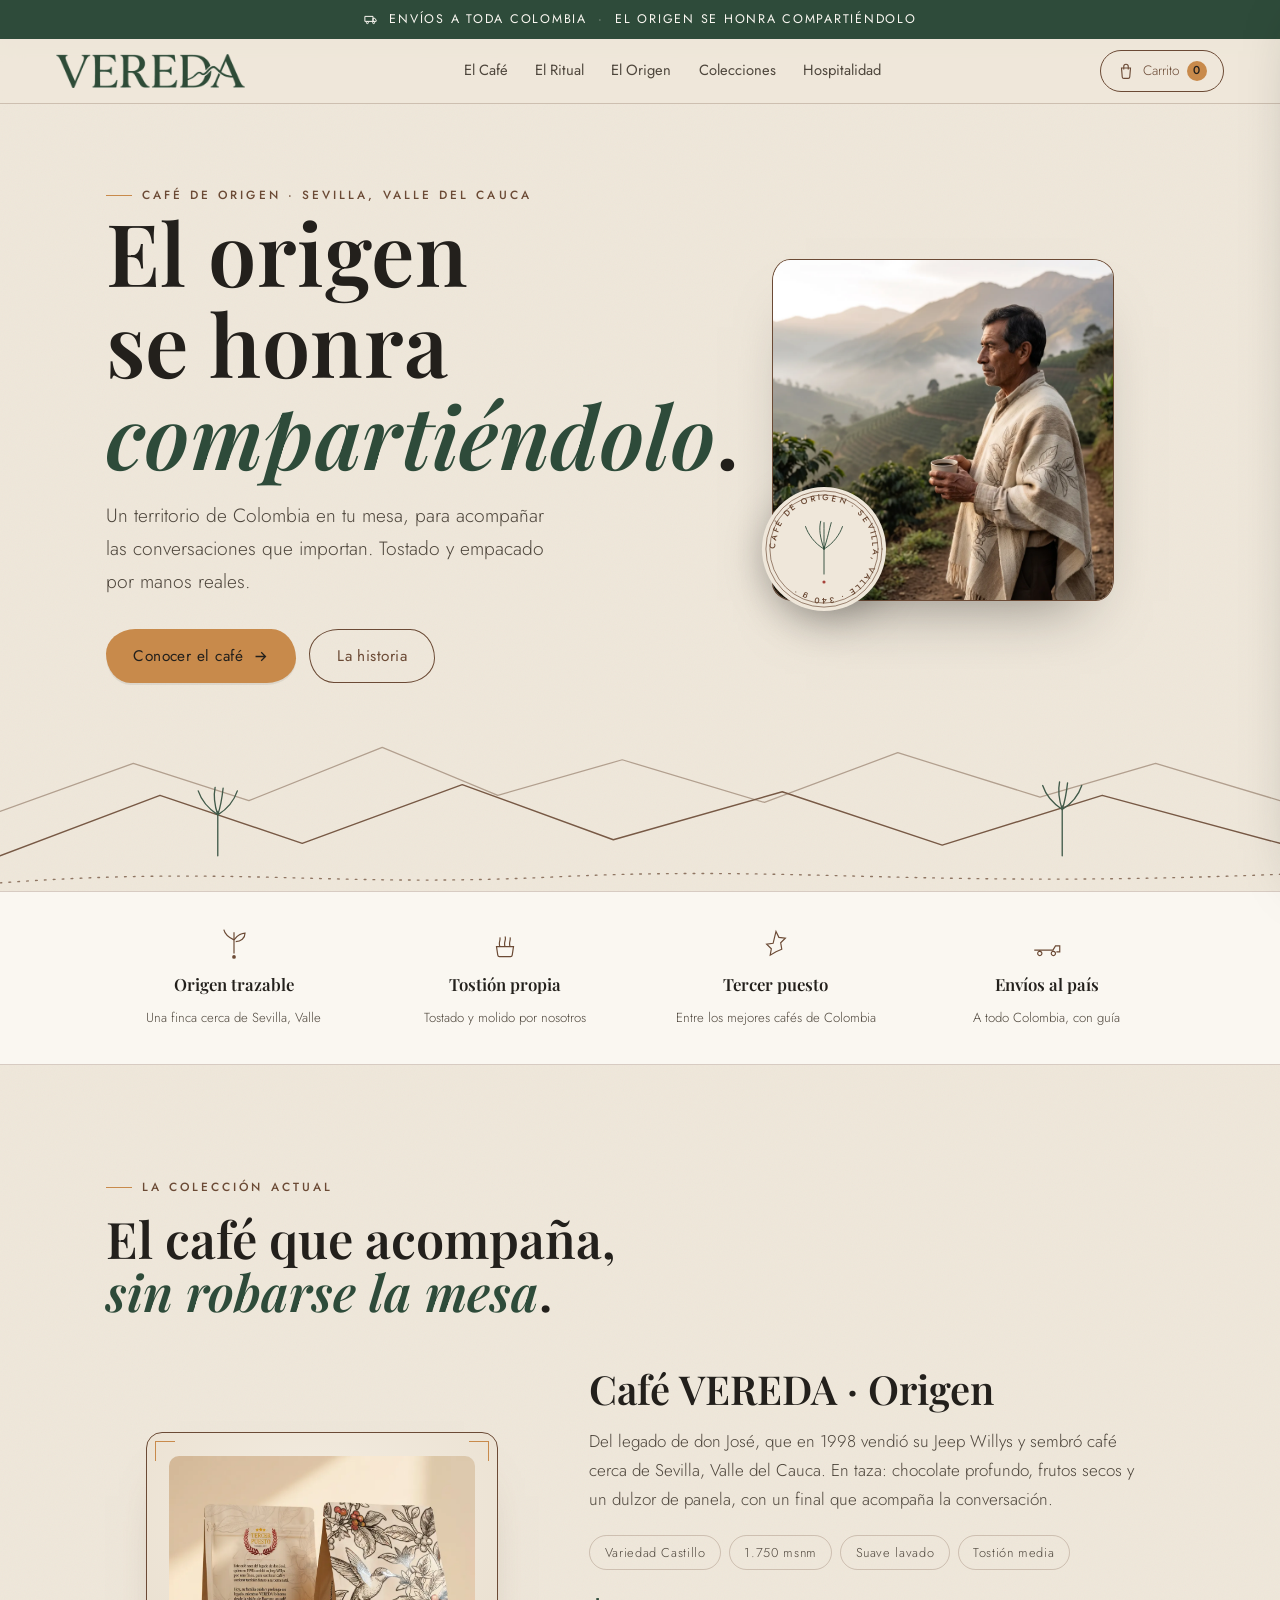
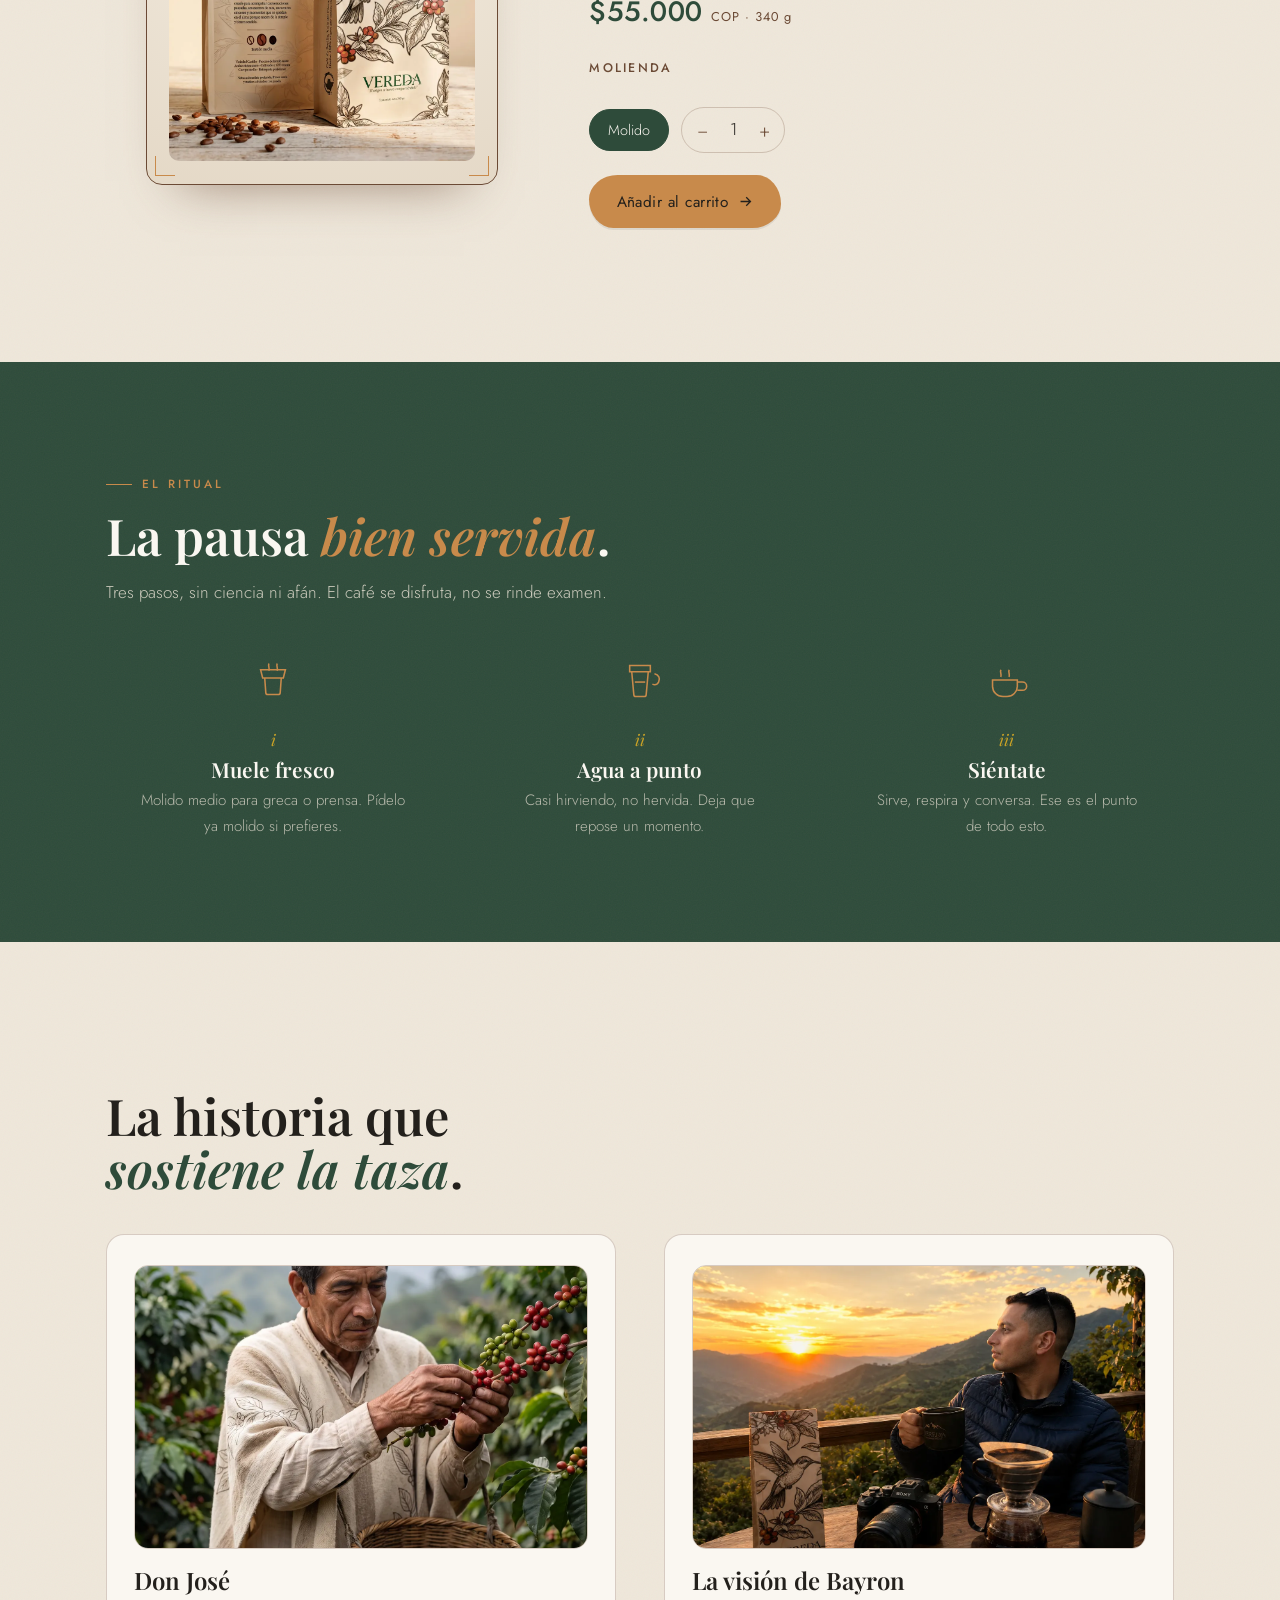
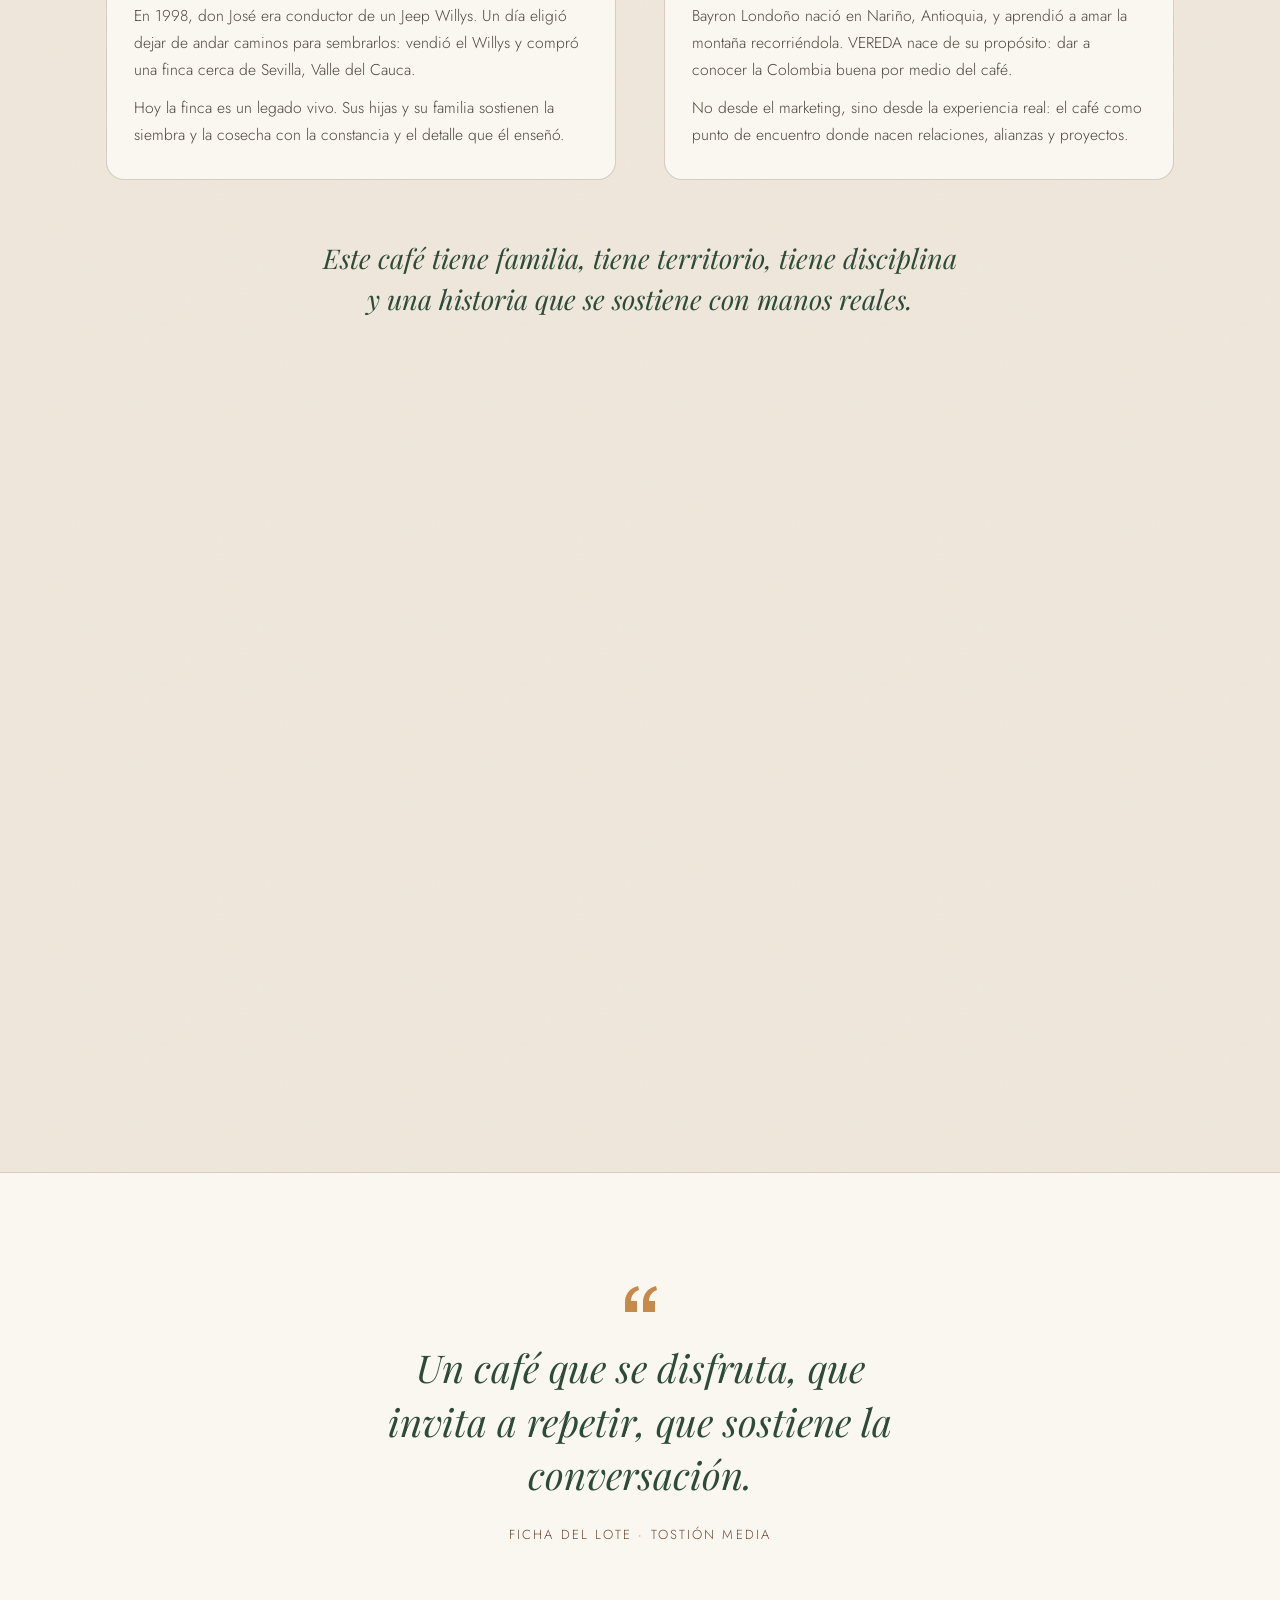
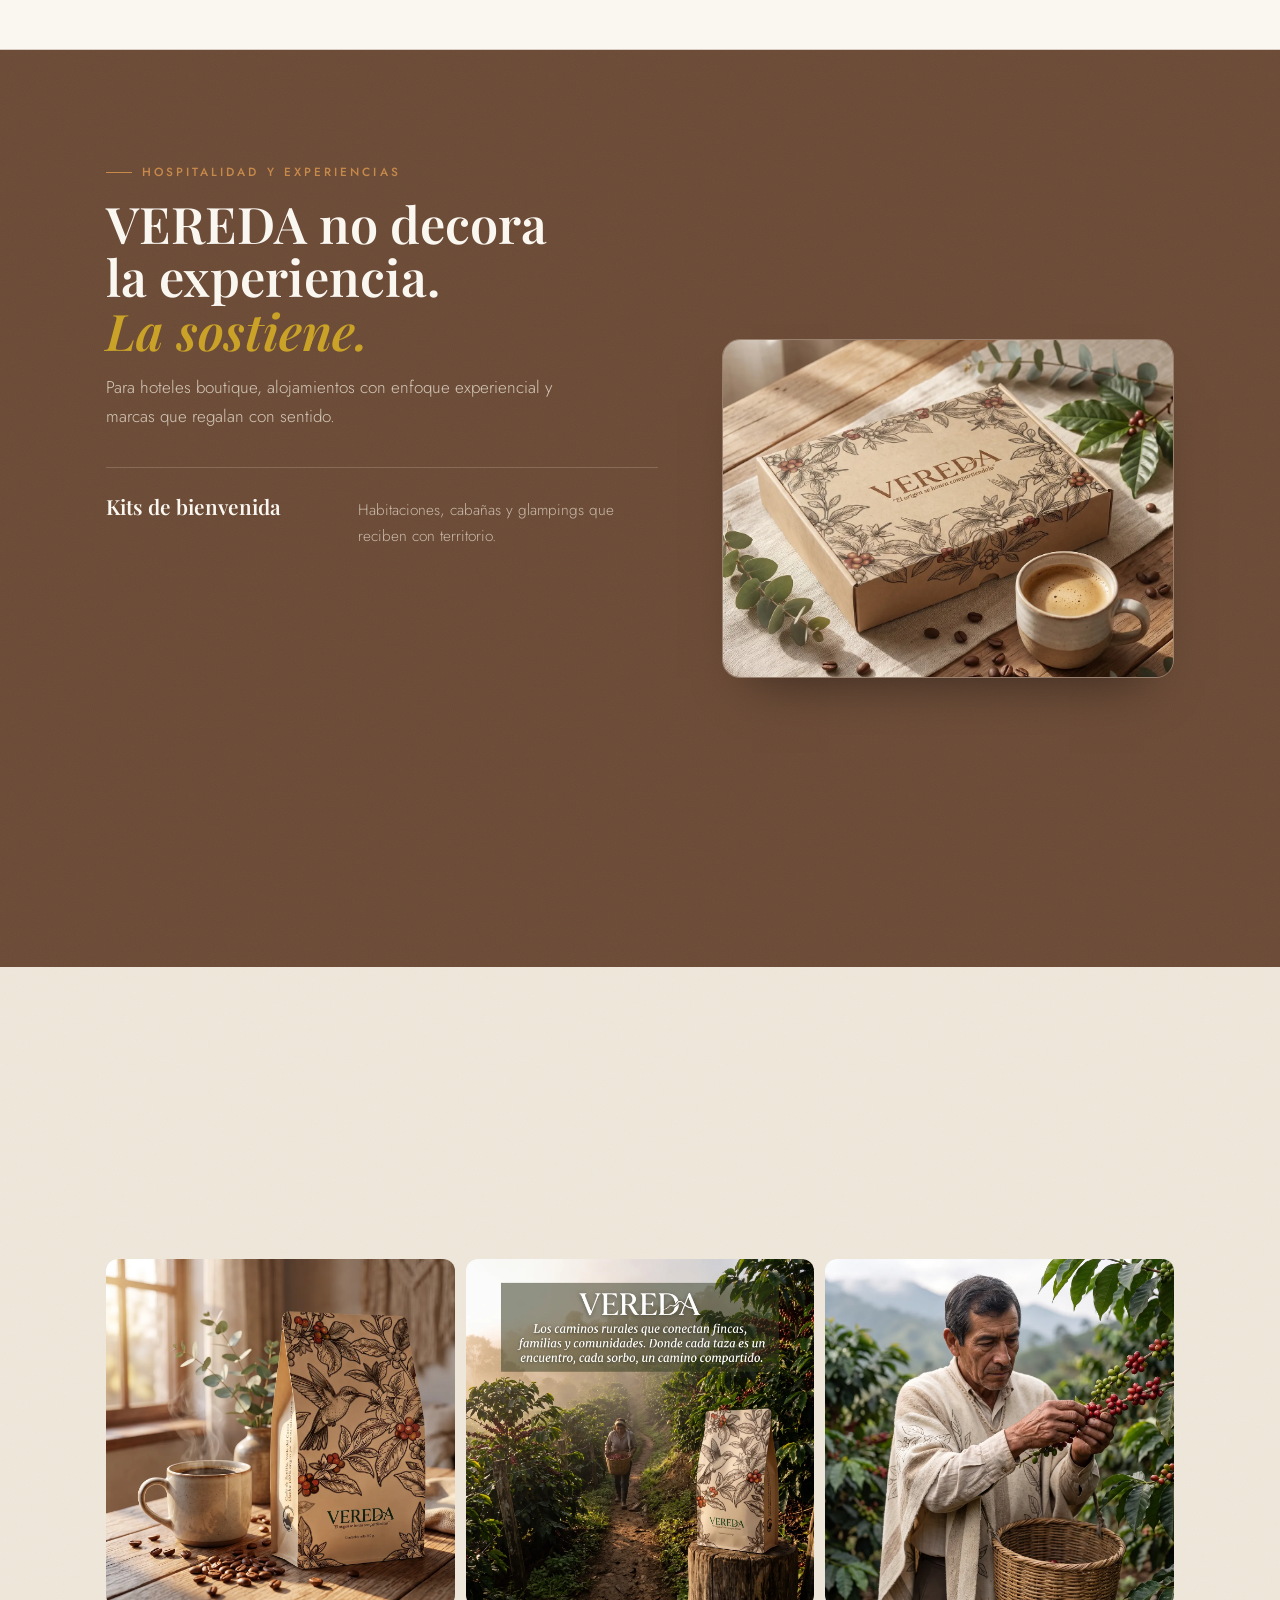
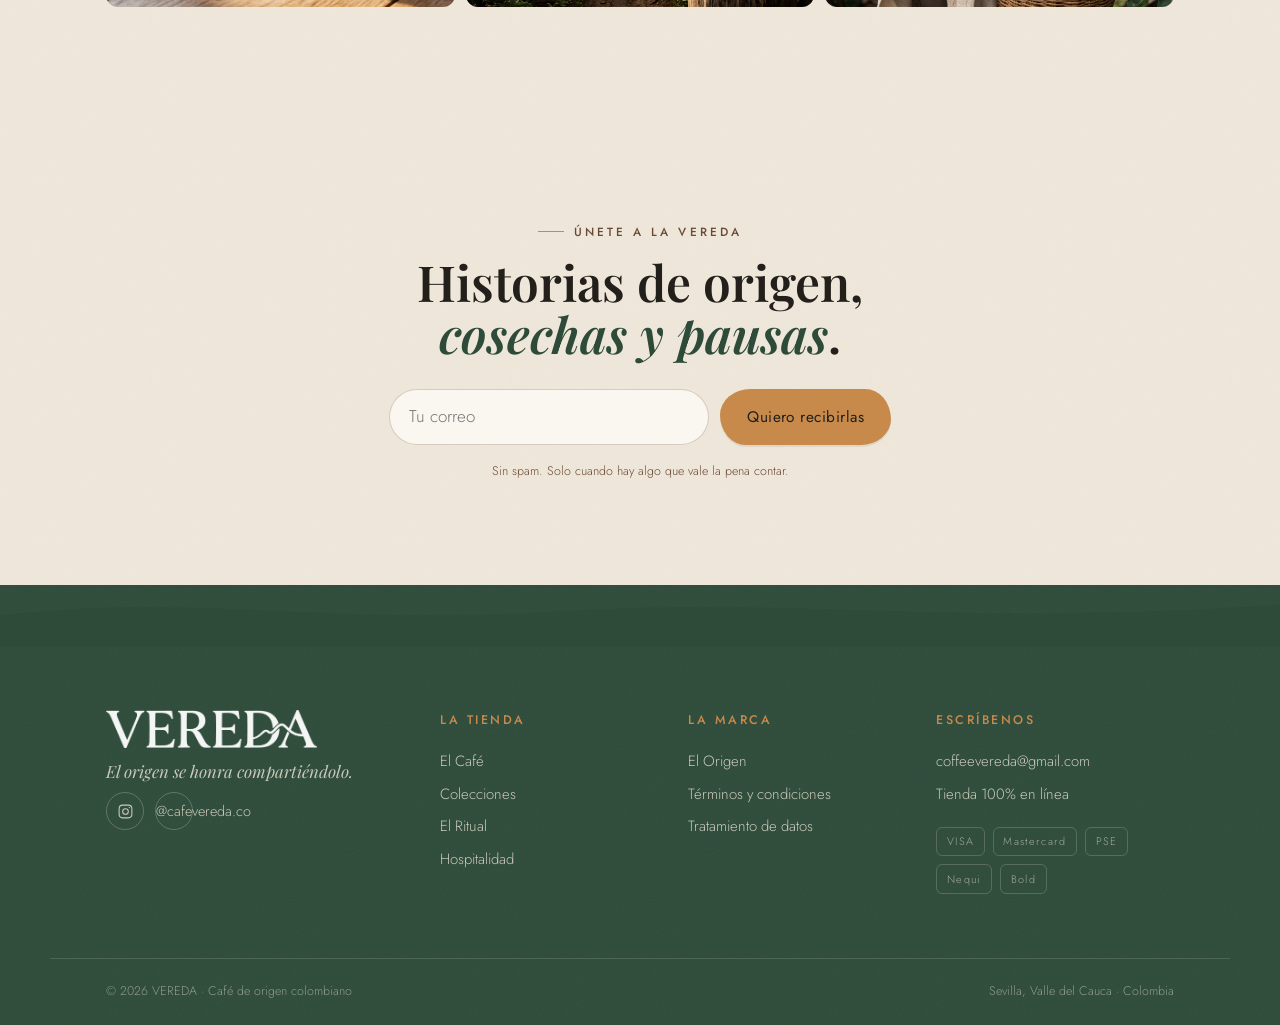
<file: index.html>
<!DOCTYPE html>
<html lang="es">
<head>
  <meta charset="UTF-8" />
  <meta name="viewport" content="width=device-width, initial-scale=1.0" />
  <title>VEREDA — Café colombiano de origen · Sevilla, Valle del Cauca</title>
  <meta name="description" content="Café colombiano de origen de una finca cerca de Sevilla, Valle del Cauca. Tostión media, notas de chocolate, frutos secos y panela. El origen se honra compartiéndolo." />
  <meta property="og:title" content="VEREDA — Café colombiano de origen" />
  <meta property="og:description" content="Un territorio de Colombia en tu mesa, para acompañar las conversaciones que importan." />
  <meta property="og:image" content="assets/img/post-origen.webp" />
  <meta property="og:type" content="website" />
  <link rel="icon" type="image/png" href="assets/img/logo.png" />

  <link rel="preconnect" href="https://fonts.googleapis.com" />
  <link rel="preconnect" href="https://fonts.gstatic.com" crossorigin />
  <link rel="stylesheet" href="https://fonts.googleapis.com/css2?family=Playfair+Display:ital,wght@0,500;0,600;0,700;1,500;1,600&family=Jost:wght@300;400;500&display=swap" />

  <link rel="preload" as="image" href="assets/img/hero-campesino.webp" fetchpriority="high" />
  <link rel="stylesheet" href="styles.css?v=20260720" />
</head>
<body>
  <a class="skip-link" href="#cafe">Ir al contenido</a>

  <!-- barra anuncio -->
  <div class="topbar">
    <svg viewBox="0 0 24 24" fill="none" stroke="currentColor" stroke-width="1.6" aria-hidden="true"><path d="M3 7h13v8H3z"/><path d="M16 10h3l2 3v2h-5z"/><circle cx="7" cy="17" r="1.6"/><circle cx="17" cy="17" r="1.6"/></svg>
    <span>Envíos a toda Colombia</span>
    <span class="sep hide-sm">·</span>
    <span class="hide-sm">El origen se honra compartiéndolo</span>
  </div>

  <!-- nav -->
  <header class="nav" data-nav>
    <a class="brand" href="#top" aria-label="VEREDA inicio">
      <img class="brand-logo" src="assets/img/logo.png" alt="VEREDA" width="130" height="34" />
    </a>
    <nav class="nav-links" aria-label="Navegación principal">
      <a href="#cafe">El Café</a>
      <a href="#ritual">El Ritual</a>
      <a href="#origen">El Origen</a>
      <a href="#colecciones">Colecciones</a>
      <a href="#hospitalidad">Hospitalidad</a>
    </nav>
    <div class="nav-actions">
      <button class="nav-cart" data-cart-open aria-label="Abrir carrito">
        <svg viewBox="0 0 24 24" fill="none" stroke="currentColor" stroke-width="1.5" aria-hidden="true"><path d="M6 8h12l-1 12a2 2 0 0 1-2 1.8H9A2 2 0 0 1 7 20L6 8Z"/><path d="M9 10V6a3 3 0 0 1 6 0v4"/></svg>
        <span class="hide-sm">Carrito</span>
        <span class="nav-cart-count" data-cart-count hidden>0</span>
      </button>
      <button class="nav-toggle" data-menu-toggle aria-label="Abrir menú" aria-expanded="false">
        <svg class="ico-open" viewBox="0 0 24 24" fill="none" stroke="currentColor" stroke-width="1.6" aria-hidden="true"><path d="M4 7h16M4 12h16M4 17h16"/></svg>
        <svg class="ico-close" viewBox="0 0 24 24" fill="none" stroke="currentColor" stroke-width="1.6" aria-hidden="true"><path d="M6 6l12 12M18 6L6 18"/></svg>
      </button>
    </div>
  </header>

  <main id="top">
    <!-- hero -->
    <header class="hero">
      <div class="wrap hero-inner">
        <div>
          <span class="kicker rv">Café de origen · Sevilla, Valle del Cauca</span>
          <h1 class="hero-title rv">El origen se honra <em>compartiéndolo</em>.</h1>
          <p class="hero-sub rv">Un territorio de Colombia en tu mesa, para acompañar las conversaciones que importan. Tostado y empacado por manos reales.</p>
          <div class="hero-cta rv">
            <a class="btn btn-primary" href="#cafe">Conocer el café
              <svg viewBox="0 0 24 24" fill="none" stroke="currentColor" stroke-width="1.8" aria-hidden="true"><path d="M5 12h14M13 6l6 6-6 6"/></svg>
            </a>
            <a class="btn btn-ink" href="#origen">La historia</a>
          </div>
        </div>
        <div class="hero-media rv">
          <figure class="hero-photo">
            <img src="assets/img/hero-campesino.webp" alt="Caficultor con ruana observando las montañas de café al amanecer, con una taza en las manos" fetchpriority="high" width="1600" height="1600" />
          </figure>
          <svg class="hero-badge" viewBox="0 0 200 200" aria-hidden="true">
            <g class="spin">
              <defs><path id="cir" d="M100,100 m-74,0 a74,74 0 1,1 148,0 a74,74 0 1,1 -148,0"/></defs>
              <circle cx="100" cy="100" r="94" fill="#EFE7DA"/>
              <circle cx="100" cy="100" r="88" class="ink-line" stroke-width="1"/>
              <circle cx="100" cy="100" r="82" class="ink-line" stroke-width="1"/>
              <text font-family="'Jost','Century Gothic',sans-serif" font-size="12.5" letter-spacing="3.4" fill="#6B4A35" font-weight="500">
                <textPath href="#cir" startOffset="0%">CAFÉ DE ORIGEN · SEVILLA, VALLE · 340 g · </textPath>
              </text>
            </g>
            <path class="ink-line ink-palma" stroke-width="1.4" d="M100 138 V96"/>
            <path class="ink-line ink-palma" stroke-width="1.4" d="M100 100 C86 92 76 78 72 66 M100 100 C94 82 92 70 95 58 M100 100 C106 82 108 70 111 60 M100 100 C114 92 124 78 128 66 M100 100 C100 84 100 72 100 60"/>
            <circle cx="100" cy="150" r="2.4" class="fill-cereza"/>
          </svg>
        </div>
      </div>
      <svg class="hero-scene" viewBox="0 0 1440 240" preserveAspectRatio="xMidYMax slice" aria-hidden="true">
        <path class="ink-line" stroke-width="1.4" opacity=".5" d="M0 150 L150 96 L280 138 L430 78 L560 132 L700 92 L860 140 L1010 84 L1170 134 L1300 96 L1440 138"/>
        <path class="ink-line" stroke-width="1.6" d="M0 200 L180 132 L340 186 L520 120 L690 182 L880 128 L1060 188 L1240 132 L1440 186"/>
        <g class="ink-line ink-palma" stroke-width="1.5">
          <path d="M245 200 V150"/><path d="M245 154 C233 146 226 136 223 127 M245 154 C241 142 240 133 242 123 M245 154 C249 142 250 133 251 124 M245 154 C258 146 264 136 267 127"/>
          <path d="M1195 200 V144"/><path d="M1195 148 C1183 140 1176 130 1173 121 M1195 148 C1191 136 1190 127 1192 117 M1195 148 C1199 136 1200 127 1201 118 M1195 148 C1208 140 1214 130 1217 121"/>
        </g>
        <path class="ink-line" stroke-width="1.5" stroke-dasharray="2 8" opacity=".8" d="M-20 232 C260 210 360 236 620 224 C900 210 1040 238 1460 220"/>
      </svg>
    </header>

    <!-- confianza -->
    <section class="trust">
      <div class="wrap trust-grid">
        <div class="trust-item rv">
          <svg viewBox="0 0 40 40" fill="none" stroke="currentColor" stroke-width="1.4" aria-hidden="true"><path d="M20 5 L20 30"/><path d="M20 14 C13 11 9 6 8 2 M20 14 C24 8 30 6 33 6 C33 12 28 16 22 16"/><circle cx="20" cy="34" r="2.2" fill="currentColor" stroke="none"/></svg>
          <b>Origen trazable</b><span>Una finca cerca de Sevilla, Valle</span>
        </div>
        <div class="trust-item rv">
          <svg viewBox="0 0 40 40" fill="none" stroke="currentColor" stroke-width="1.4" aria-hidden="true"><path d="M10 22 h20 l-1.5 10 a2 2 0 0 1-2 1.7H13.5a2 2 0 0 1-2-1.7z"/><path d="M14 22c-2-5 1-7 0-11M20 22c-2-6 2-8 0-12M26 22c-2-5 1-7 0-11"/></svg>
          <b>Tostión propia</b><span>Tostado y molido por nosotros</span>
        </div>
        <div class="trust-item rv">
          <svg viewBox="0 0 40 40" fill="none" stroke="currentColor" stroke-width="1.4" aria-hidden="true"><path d="M20 4l3.4 7 7.6 1-5.5 5.4 1.3 7.6L20 28l-6.8 4 1.3-7.6L9 19l7.6-1z"/></svg>
          <b>Tercer puesto</b><span>Entre los mejores cafés de Colombia</span>
        </div>
        <div class="trust-item rv">
          <svg viewBox="0 0 40 40" fill="none" stroke="currentColor" stroke-width="1.4" aria-hidden="true"><path d="M5 26h22l3-5h5v7h-4M9 30a2.5 2.5 0 1 0 0-.1M25 30a2.5 2.5 0 1 0 0-.1"/></svg>
          <b>Envíos al país</b><span>A todo Colombia, con guía</span>
        </div>
      </div>
    </section>

    <!-- El Café -->
    <section class="sec" id="cafe">
      <div class="wrap">
        <span class="kicker rv">La colección actual</span>
        <h2 class="h-sec rv">El café que acompaña, <em>sin robarse la mesa</em>.</h2>
        <div class="cafe-grid">
          <figure class="bag-frame rv">
            <span class="corner c1"></span><span class="corner c2"></span><span class="corner c3"></span><span class="corner c4"></span>
            <img src="assets/img/empaque.webp" alt="Bolsa de Café VEREDA Origen de 340 g junto a una taza de café y granos, con luz cálida de ventana" width="1024" height="1024" loading="lazy" />
          </figure>
          <div>
            <h3 class="prod-name rv" data-product-title>Café VEREDA · Origen</h3>
            <p class="lead rv">Del legado de don José, que en 1998 vendió su Jeep Willys y sembró café cerca de Sevilla, Valle del Cauca. En taza: chocolate profundo, frutos secos y un dulzor de panela, con un final que acompaña la conversación.</p>
            <ul class="notes rv"><li>Variedad Castillo</li><li>1.750 msnm</li><li>Suave lavado</li><li>Tostión media</li></ul>
            <p class="prod-price rv"><span data-product-price>$55.000</span> <small>COP · 340 g</small></p>
            <div class="rv">
              <p class="option-label">Molienda</p>
              <div class="buy-row">
                <div class="pill-group" data-variant-pills>
                  <button class="pill on" type="button" data-variant-title="Molido">Molido</button>
                </div>
                <div class="qty" data-qty>
                  <button type="button" data-qty-minus aria-label="Reducir cantidad">−</button>
                  <span data-qty-value aria-live="polite">1</span>
                  <button type="button" data-qty-plus aria-label="Aumentar cantidad">+</button>
                </div>
              </div>
              <button class="btn btn-primary btn-add" type="button" data-add-to-cart>Añadir al carrito
                <svg viewBox="0 0 24 24" fill="none" stroke="currentColor" stroke-width="1.8" aria-hidden="true"><path d="M5 12h14M13 6l6 6-6 6"/></svg>
              </button>
              <p class="product-feedback" data-product-feedback role="status" aria-live="polite"></p>
            </div>
          </div>
        </div>
      </div>
    </section>

    <!-- El Ritual -->
    <section class="sec ritual" id="ritual">
      <div class="wrap">
        <span class="kicker light rv">El ritual</span>
        <h2 class="h-sec rv">La pausa <em>bien servida</em>.</h2>
        <p class="lead rv">Tres pasos, sin ciencia ni afán. El café se disfruta, no se rinde examen.</p>
        <div class="steps">
          <div class="step rv">
            <svg viewBox="0 0 60 60" fill="none" stroke="currentColor" stroke-width="1.5" aria-hidden="true"><path d="M18 20h24l-2 8H20z"/><path d="M22 28l1 14a2 2 0 0 0 2 2h10a2 2 0 0 0 2-2l1-14"/><path d="M26 14c-1 3 1 4 0 7M34 14c-1 3 1 4 0 7"/></svg>
            <span class="n">i</span><h3>Muele fresco</h3>
            <p>Molido medio para greca o prensa. Pídelo ya molido si prefieres.</p>
          </div>
          <div class="step rv">
            <svg viewBox="0 0 60 60" fill="none" stroke="currentColor" stroke-width="1.5" aria-hidden="true"><path d="M20 16h20v6H20z"/><path d="M22 22l2 22a2 2 0 0 0 2 2h8a2 2 0 0 0 2-2l2-22"/><path d="M25 32h10"/><path d="M44 24c4 1 6 4 4 8s-6 2-6 2"/></svg>
            <span class="n">ii</span><h3>Agua a punto</h3>
            <p>Casi hirviendo, no hervida. Deja que repose un momento.</p>
          </div>
          <div class="step rv">
            <svg viewBox="0 0 60 60" fill="none" stroke="currentColor" stroke-width="1.5" aria-hidden="true"><path d="M16 30h24v6a10 10 0 0 1-10 10h-4a10 10 0 0 1-10-10z"/><path d="M40 32h5a4 4 0 0 1 0 8h-5"/><path d="M24 20c-1 3 1 4 0 7M32 20c-1 3 1 4 0 7"/></svg>
            <span class="n">iii</span><h3>Siéntate</h3>
            <p>Sirve, respira y conversa. Ese es el punto de todo esto.</p>
          </div>
        </div>
      </div>
    </section>

    <!-- El Origen -->
    <section class="sec" id="origen">
      <div class="wrap">
        <span class="kicker rv">El origen y el legado</span>
        <h2 class="h-sec rv">La historia que <em>sostiene la taza</em>.</h2>
        <div class="origen-grid">
          <article class="story rv">
            <figure class="story-photo"><img src="assets/img/cosecha.webp" alt="Caficultor recogiendo cerezas de café maduras en un canasto de mimbre" width="1300" height="1300" loading="lazy" /></figure>
            <h3>Don José</h3>
            <p>En 1998, don José era conductor de un Jeep Willys. Un día eligió dejar de andar caminos para sembrarlos: vendió el Willys y compró una finca cerca de Sevilla, Valle del Cauca.</p>
            <p>Hoy la finca es un legado vivo. Sus hijas y su familia sostienen la siembra y la cosecha con la constancia y el detalle que él enseñó.</p>
          </article>
          <article class="story rv">
            <figure class="story-photo"><img src="assets/img/bayron.webp" alt="Bayron Londoño con una taza VEREDA contemplando el atardecer sobre las montañas de café" width="1300" height="975" loading="lazy" /></figure>
            <h3>La visión de Bayron</h3>
            <p>Bayron Londoño nació en Nariño, Antioquia, y aprendió a amar la montaña recorriéndola. VEREDA nace de su propósito: dar a conocer la Colombia buena por medio del café.</p>
            <p>No desde el marketing, sino desde la experiencia real: el café como punto de encuentro donde nacen relaciones, alianzas y proyectos.</p>
          </article>
        </div>
        <p class="origen-close rv">Este café tiene familia, tiene territorio, tiene disciplina<br>y una historia que se sostiene con manos reales.</p>
      </div>
    </section>

    <!-- Colecciones -->
    <section class="sec" id="colecciones">
      <div class="wrap">
        <span class="kicker rv">Cada bolsa, una pieza de colección</span>
        <h2 class="h-sec rv">Formas de conocer <em>Colombia</em>.</h2>
        <div class="col-grid">
          <article class="col-card on rv">
            <svg class="col-stamp" viewBox="0 0 52 52" fill="none" stroke="currentColor" stroke-width="1.5" aria-hidden="true"><circle cx="26" cy="26" r="22"/><path d="M26 40V22M26 26c-6-3-9-8-10-13M26 26c4-6 10-8 14-8-0 6-5 11-11 11"/></svg>
            <span class="tag">Disponible</span><h3>VEREDA · Origen</h3>
            <p>El lote actual de la finca: galardonado con el tercer puesto entre los mejores cafés de Colombia. Un origen que se descubre.</p>
            <a class="btn btn-small" href="#cafe">Ver el café</a>
          </article>
          <article class="col-card rv">
            <svg class="col-stamp" viewBox="0 0 52 52" fill="none" stroke="currentColor" stroke-width="1.5" aria-hidden="true"><path d="M26 46V20M26 26c-8-4-13-11-14-19 8 0 15 4 18 11M26 26c3-8 10-13 18-13-1 9-7 15-15 17"/></svg>
            <span class="tag">En camino</span><h3>VEREDA · Raíz</h3>
            <p>La línea permanente: balanceada, suave, confiable. El café que sostiene las conversaciones importantes.</p>
          </article>
          <article class="col-card rv">
            <svg class="col-stamp" viewBox="0 0 52 52" fill="none" stroke="currentColor" stroke-width="1.5" aria-hidden="true"><path d="M6 38 L20 22 L30 34 L40 20 L48 30"/><path d="M4 44h44"/><path d="M14 30v-6"/></svg>
            <span class="tag">En camino</span><h3>Colección Territorio</h3>
            <p>Cada edición narra un territorio de Colombia con ilustración propia. Sevilla, la primera, honra la finca de origen.</p>
          </article>
        </div>
      </div>
    </section>

    <!-- La Pausa -->
    <section class="sec pausa">
      <div class="wrap">
        <svg class="mark" viewBox="0 0 46 46" fill="currentColor" aria-hidden="true"><path d="M8 26c0-8 5-14 13-16l1 4c-5 2-8 6-8 11h6v11H8zM26 26c0-8 5-14 13-16l1 4c-5 2-8 6-8 11h6v11H26z"/></svg>
        <blockquote>Un café que se disfruta, que invita a repetir, que sostiene la conversación.</blockquote>
        <cite>Ficha del lote · Tostión media</cite>
      </div>
    </section>

    <!-- Hospitalidad -->
    <section class="sec b2b" id="hospitalidad">
      <div class="wrap b2b-grid">
        <div>
          <span class="kicker light rv">Hospitalidad y experiencias</span>
          <h2 class="h-sec rv">VEREDA no decora la experiencia. <em>La sostiene.</em></h2>
          <p class="b2b-lead rv">Para hoteles boutique, alojamientos con enfoque experiencial y marcas que regalan con sentido.</p>
          <ul class="b2b-list">
            <li class="rv"><b>Kits de bienvenida</b><span>Habitaciones, cabañas y glampings que reciben con territorio.</span></li>
            <li class="rv"><b>Amenity premium</b><span>El café como gesto real de hospitalidad, no como cortesía genérica.</span></li>
            <li class="rv"><b>Regalos corporativos</b><span>Cierres de año y alianzas que se recuerdan: Colombia para llevar a casa.</span></li>
          </ul>
          <div class="rv" style="margin-top:2.2rem"><a class="btn btn-cream" href="mailto:coffeevereda@gmail.com?subject=Hospitalidad%20VEREDA">Escríbenos por correo</a></div>
        </div>
        <figure class="b2b-photo rv"><img src="assets/img/escena-3.webp" alt="Caja de regalo VEREDA en kraft con ilustración botánica, junto a una taza de café" width="1300" height="1300" loading="lazy" /></figure>
      </div>
    </section>

    <!-- Síguenos -->
    <section class="sec ig" id="siguenos">
      <div class="wrap">
        <span class="kicker center rv">Síguenos</span>
        <h2 class="h-sec center rv" style="margin-inline:auto;text-align:center">Un territorio de Colombia, <em>bolsa a bolsa</em>.</h2>
        <div class="ig-grid rv">
          <a class="ig-item" href="https://instagram.com/cafevereda.co" target="_blank" rel="noopener" aria-label="Instagram VEREDA"><img src="assets/img/post-origen.webp" alt="Bolsa de café VEREDA sobre mesa de madera con taza humeante" loading="lazy" width="1300" height="1300" /></a>
          <a class="ig-item" href="https://instagram.com/cafevereda.co" target="_blank" rel="noopener" aria-label="Instagram VEREDA"><img src="assets/img/caminos.webp" alt="Caficultora caminando por un sendero entre cafetales al amanecer" loading="lazy" width="1300" height="1300" /></a>
          <a class="ig-item" href="https://instagram.com/cafevereda.co" target="_blank" rel="noopener" aria-label="Instagram VEREDA"><img src="assets/img/cosecha.webp" alt="Manos recogiendo cerezas de café maduras" loading="lazy" width="1300" height="1300" /></a>
        </div>
      </div>
    </section>

    <!-- Newsletter -->
    <section class="sec news">
      <div class="wrap">
        <span class="kicker center rv">Únete a la vereda</span>
        <h2 class="rv">Historias de origen, <em>cosechas y pausas</em>.</h2>
        <form class="rv" data-news>
          <input type="email" name="email" placeholder="Tu correo" aria-label="Tu correo" required />
          <button class="btn btn-primary" type="submit">Quiero recibirlas</button>
        </form>
        <small data-news-msg>Sin spam. Solo cuando hay algo que vale la pena contar.</small>
      </div>
    </section>
  </main>

  <!-- Footer -->
  <footer class="foot">
    <svg class="foot-hills" viewBox="0 0 1440 70" preserveAspectRatio="none" aria-hidden="true"><path fill="currentColor" d="M0 70 L0 34 C220 8 360 46 620 30 C900 12 1060 48 1440 22 L1440 70 Z"/></svg>
    <div class="wrap foot-top">
      <div class="foot-brand">
        <img class="foot-logo" src="assets/img/logo.png" alt="VEREDA" width="120" height="32" loading="lazy" />
        <p>El origen se honra compartiéndolo.</p>
        <div class="socials">
          <a href="https://instagram.com/cafevereda.co" target="_blank" rel="noopener" aria-label="Instagram @cafevereda.co"><svg viewBox="0 0 24 24" fill="none" stroke="currentColor" stroke-width="1.5" aria-hidden="true"><rect x="3" y="3" width="18" height="18" rx="5"/><circle cx="12" cy="12" r="4"/><circle cx="17.5" cy="6.5" r="1" fill="currentColor" stroke="none"/></svg></a>
          <a class="social-handle" href="https://instagram.com/cafevereda.co" target="_blank" rel="noopener">@cafevereda.co</a>
        </div>
      </div>
      <div class="foot-col">
        <h4>La tienda</h4>
        <a href="#cafe">El Café</a><a href="#colecciones">Colecciones</a><a href="#ritual">El Ritual</a><a href="#hospitalidad">Hospitalidad</a>
      </div>
      <div class="foot-col">
        <h4>La marca</h4>
        <a href="#origen">El Origen</a><a href="terminos.html">Términos y condiciones</a><a href="privacidad.html">Tratamiento de datos</a>
      </div>
      <div class="foot-col">
        <h4>Escríbenos</h4>
        <a href="mailto:coffeevereda@gmail.com">coffeevereda@gmail.com</a>
        <span class="foot-plain">Tienda 100% en línea</span>
        <div class="pays"><span>VISA</span><span>Mastercard</span><span>PSE</span><span>Nequi</span><span>Bold</span></div>
      </div>
    </div>
    <div class="wrap foot-legal">
      <span>© <span data-year>2026</span> VEREDA · Café de origen colombiano</span>
      <span>Sevilla, Valle del Cauca · Colombia</span>
    </div>
  </footer>

  <!-- Carrito -->
  <div class="cart-overlay" data-cart-overlay hidden></div>
  <aside class="cart" data-cart aria-label="Carrito de compras" hidden>
    <header class="cart-head">
      <h2>Tu pedido</h2>
      <button class="cart-close" data-cart-close aria-label="Cerrar carrito">×</button>
    </header>
    <div class="cart-body" data-cart-lines>
      <p class="cart-empty">Tu carrito está en calma.<br /><a href="#cafe" data-cart-close-link>Conoce el café →</a></p>
    </div>
    <footer class="cart-foot" data-cart-foot hidden>
      <p class="cart-subtotal">Subtotal <strong data-cart-subtotal>$0</strong></p>
      <p class="cart-note">El envío se calcula al finalizar la compra, en el pago seguro de Shopify.</p>
      <button class="btn btn-primary btn-block" type="button" data-checkout>Finalizar compra</button>
    </footer>
  </aside>

  <script defer src="lib/manifest.js?v=20260720"></script>
  <script defer src="main.js?v=20260720"></script>
</body>
</html>
</file>
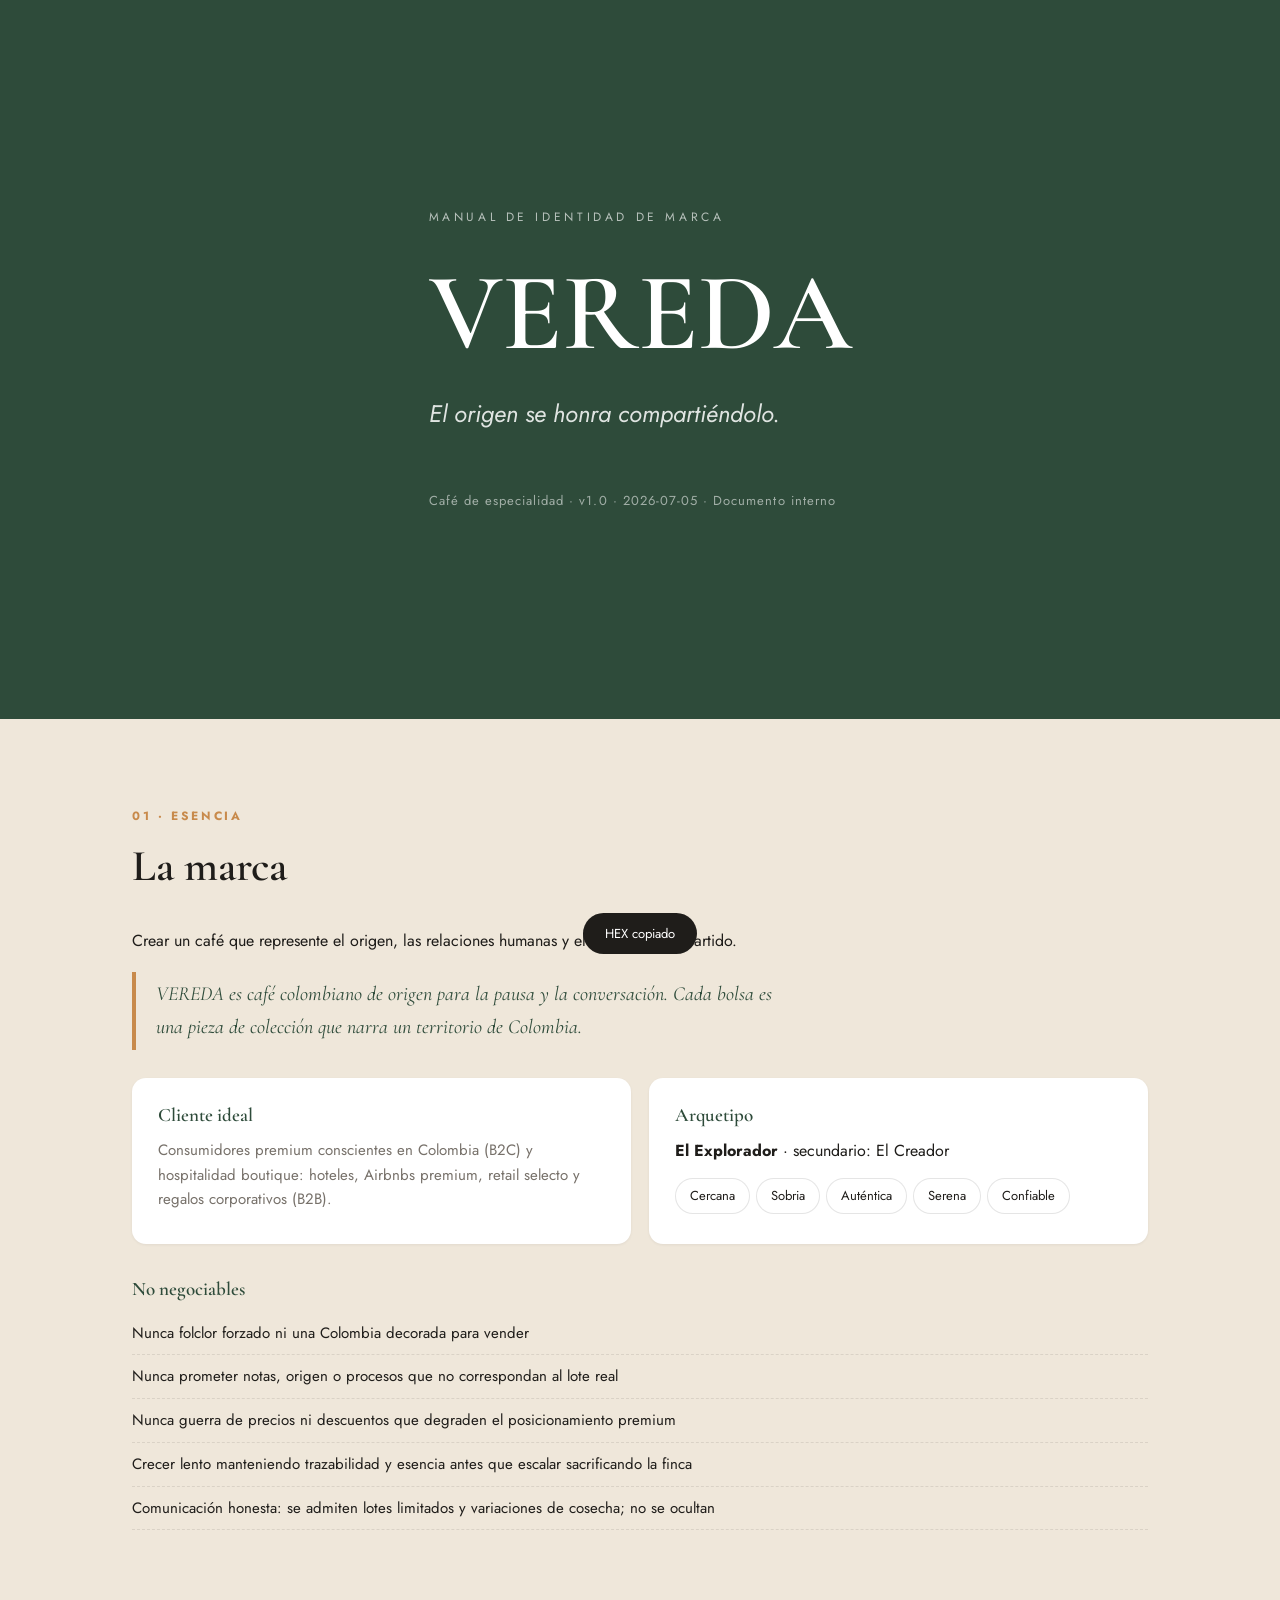
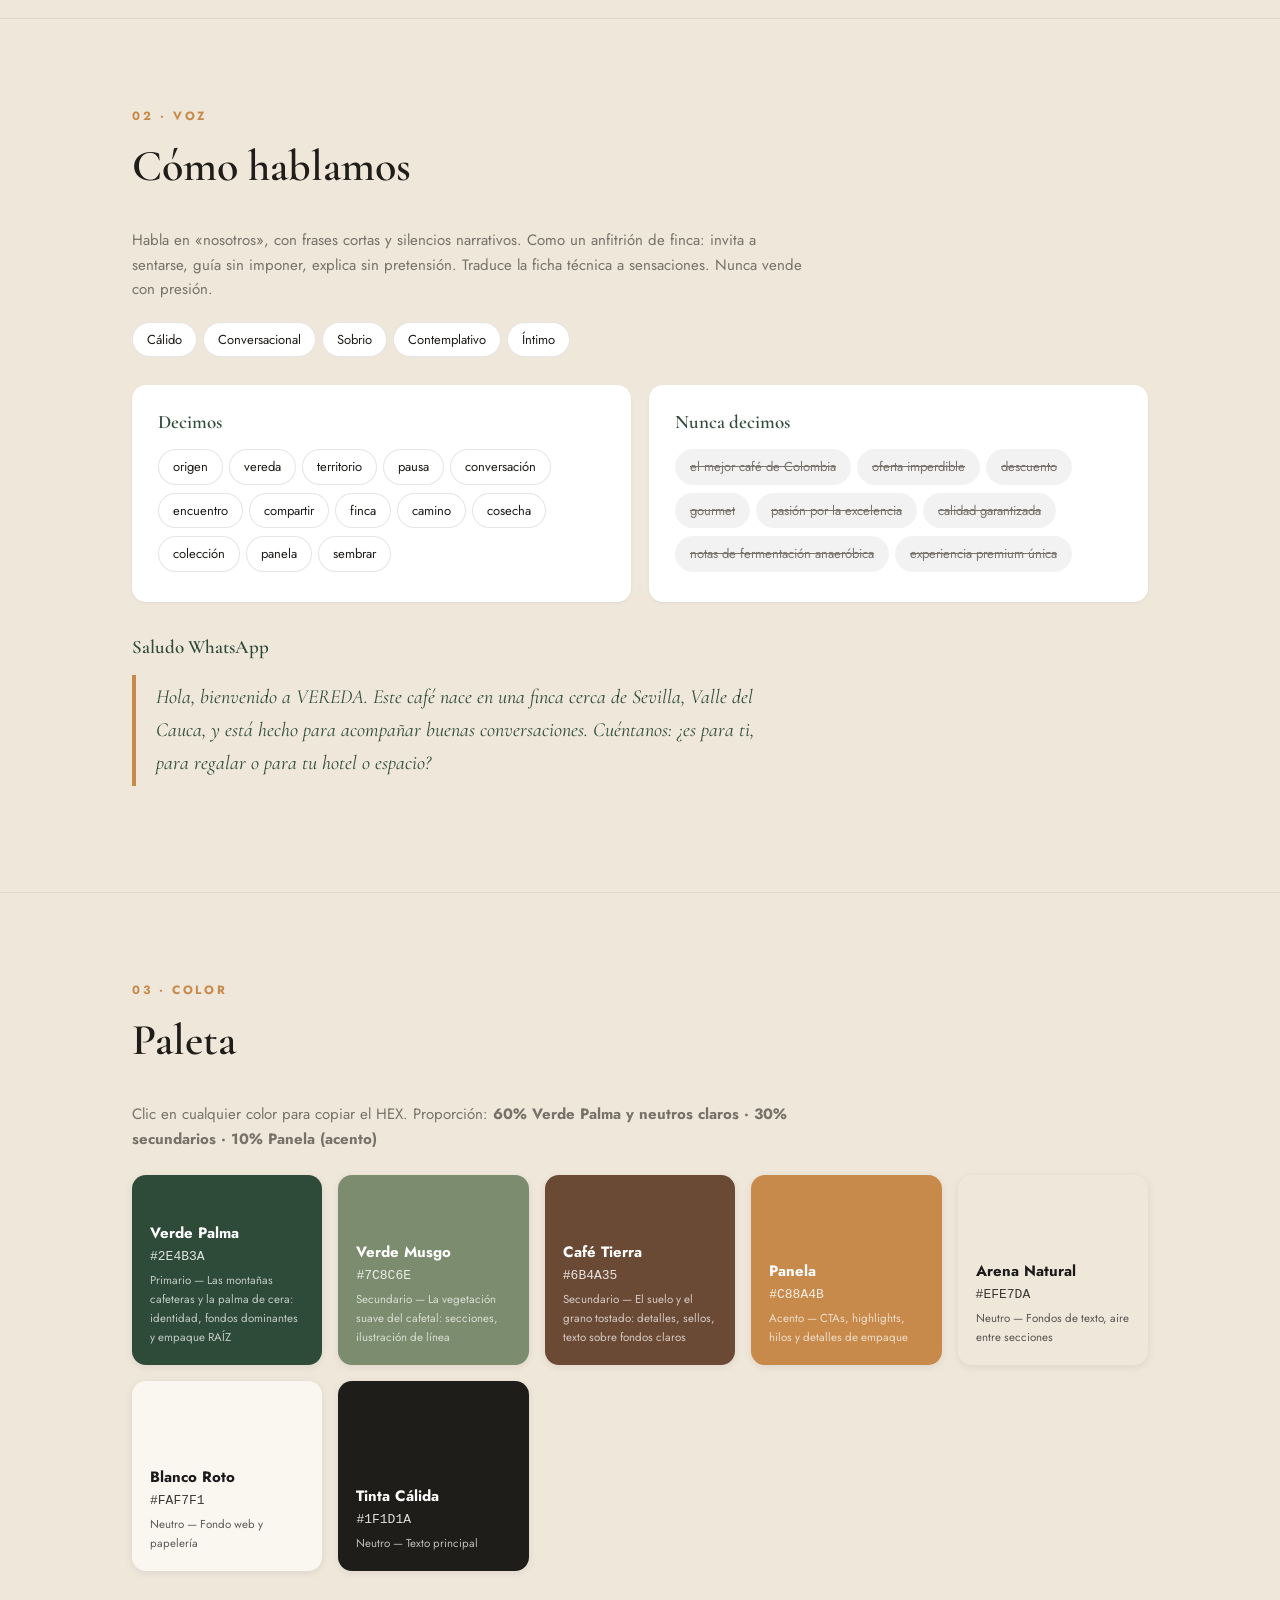
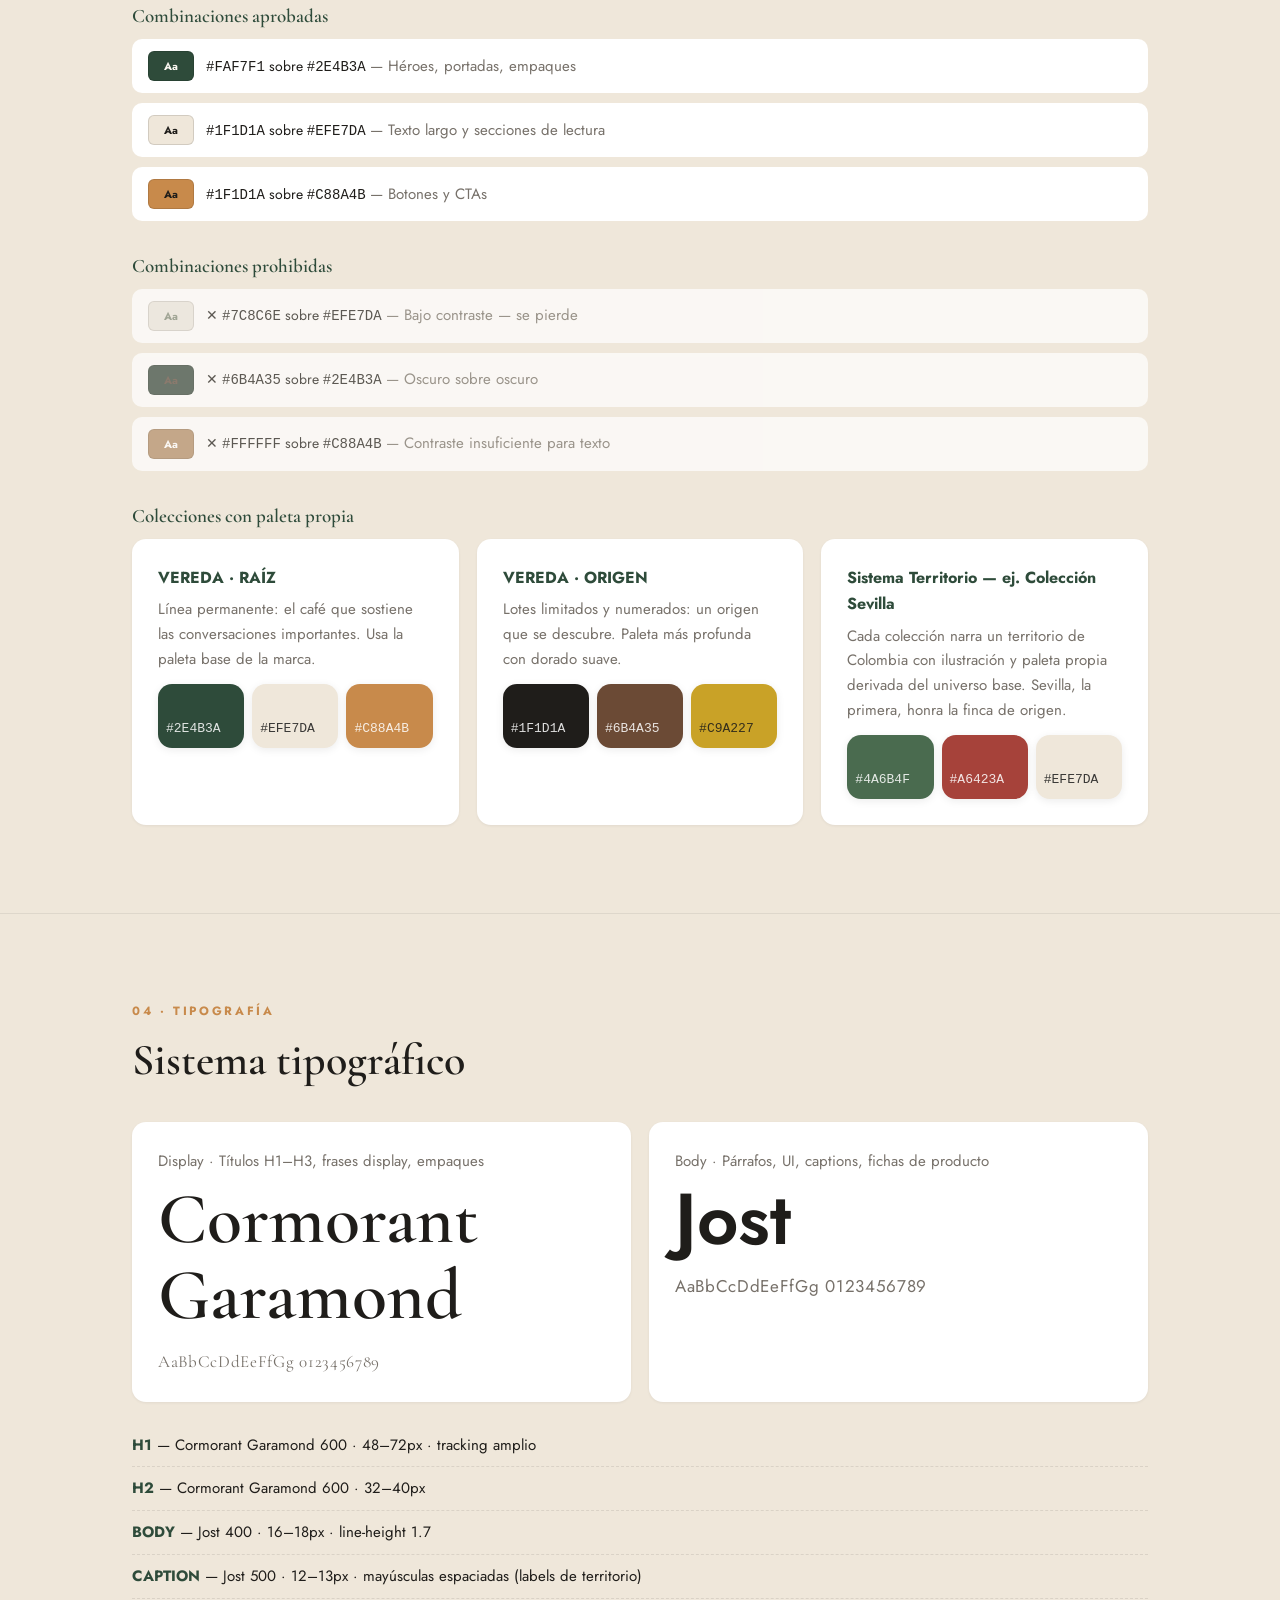
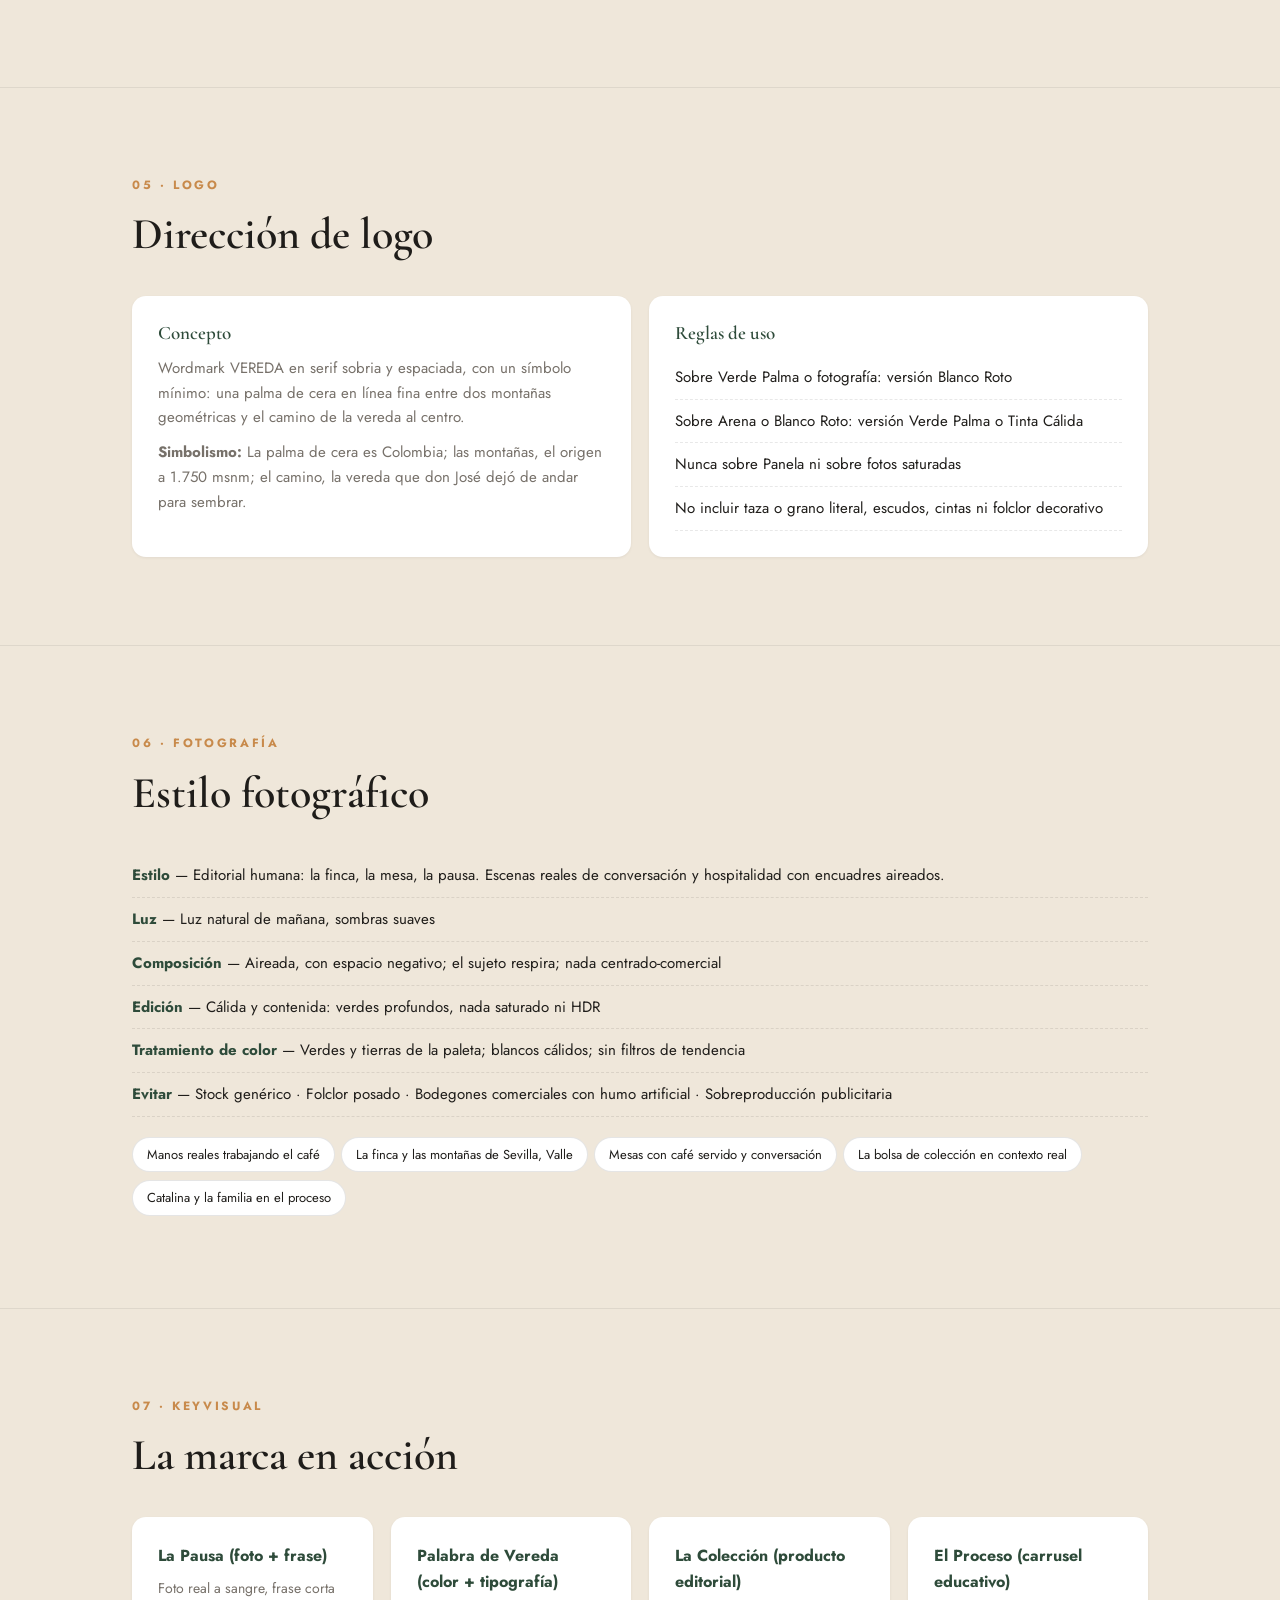
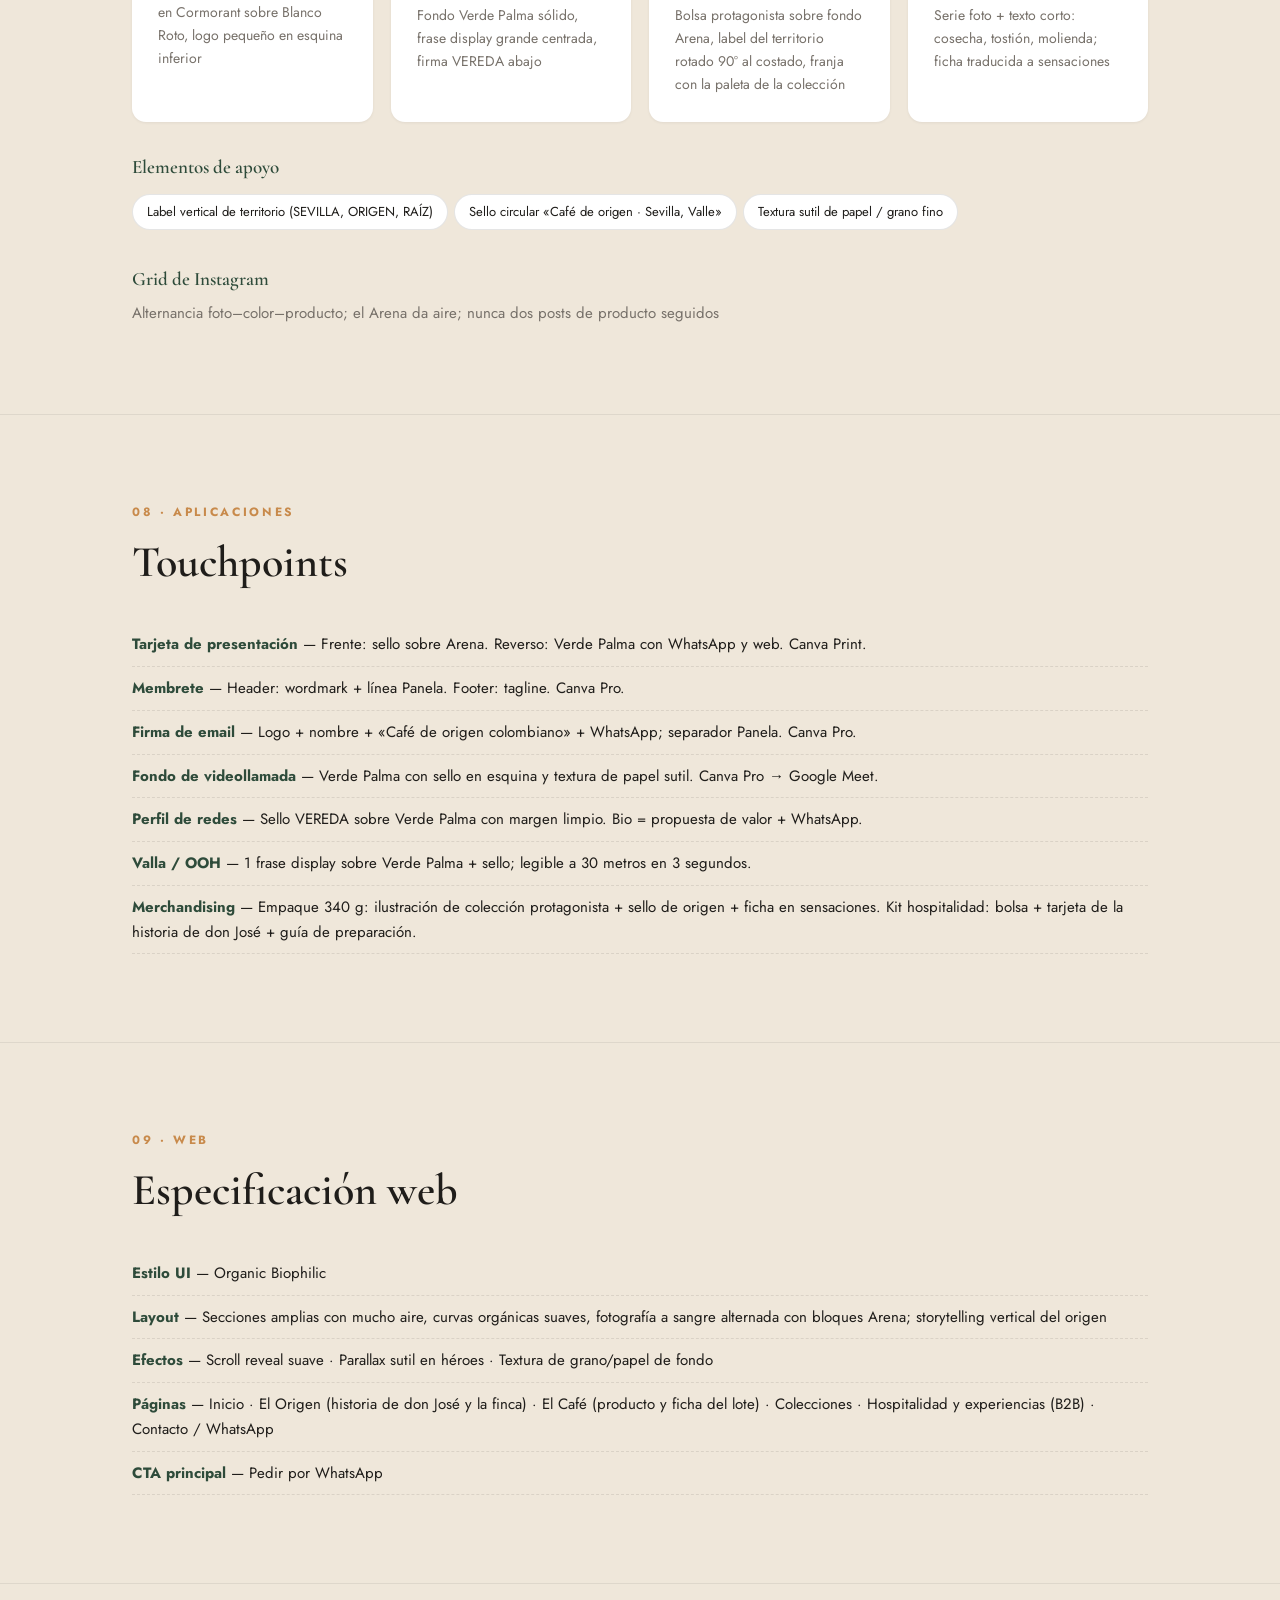
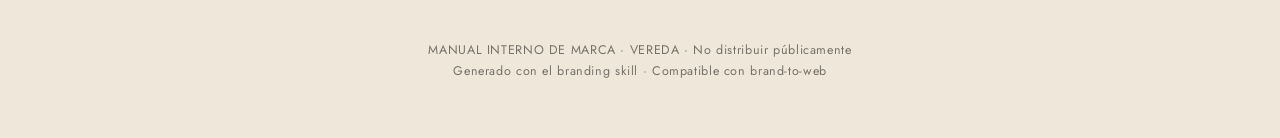
<file: branding/index.html>
<!DOCTYPE html>
<html lang="es">
<head>
<meta charset="UTF-8">
<meta name="viewport" content="width=device-width, initial-scale=1.0">
<!-- MANUAL INTERNO — NO INDEXAR -->
<meta name="robots" content="noindex, nofollow, noarchive">
<title>Manual de Marca</title>
<script>
/* ============================================================
   BRAND DATA — Claude reemplaza este objeto con el contenido
   real de brand-[Marca].json (el JSON completo, sin editar).
   ============================================================ */
const BRAND = {
  "meta": {
    "version": "1.0",
    "generated_date": "2026-07-05",
    "source_brief": "brief-VEREDA.docx",
    "language": "es"
  },
  "brand": {
    "name": "VEREDA",
    "short_name": "VEREDA",
    "industry": "Café de especialidad",
    "subcategory": "Café colombiano de origen · grano y molido · 340 g",
    "tagline": "El origen se honra compartiéndolo.",
    "mission": "Ofrecer café colombiano de origen que honre el territorio y conecte personas a través de experiencias auténticas, cercanas y humanas.",
    "vision": "Ser la marca referente de café premium colombiano, reconocida por representar el origen, la conexión humana y el respeto por el territorio en experiencias de viaje y hospitalidad.",
    "purpose": "Crear un café que represente el origen, las relaciones humanas y el progreso compartido.",
    "brand_story": "En 1998, don José vendió su Jeep Willys y compró una finca cerca de Sevilla, Valle, para sembrar café. Hoy su familia sostiene ese legado, y VEREDA lo comparte: un café de origen que acompaña conversaciones, en bolsas que narran los territorios de Colombia. Porque el origen se honra compartiéndolo.",
    "target_market": "Consumidores premium conscientes en Colombia (B2C) y hospitalidad boutique: hoteles, Airbnbs premium, retail selecto y regalos corporativos (B2B).",
    "ideal_customer": {
      "age_range": "28–55",
      "gender": "Mixto",
      "location": "Colombia urbana (Medellín, Bogotá) + viajeros y turistas en circuitos de hospitalidad boutique",
      "income_level": "Medio-alto · premium accesible",
      "interests": ["Café de origen", "Viajes con sentido", "Diseño y objetos coleccionables", "Slow living", "Territorio colombiano"],
      "pain_points": ["Marcas vacías de discurso", "Productos pretenciosos con jerga técnica", "Falta de autenticidad y trazabilidad"],
      "aspirations": ["Consumir productos con sentido", "Conectarse con el territorio", "Compartir momentos de calidad", "Llevarse Colombia a casa o regalarla"]
    }
  },
  "brand_personality": {
    "archetype": "El Explorador",
    "archetype_secondary": "El Creador",
    "human_traits": ["Cercana", "Sobria", "Auténtica", "Serena", "Confiable"],
    "values": [
      "Autenticidad — mostramos lo real: la finca, las manos, el proceso, sin adornos",
      "Servicio — actuamos como anfitriones: recibir, servir y contar la historia",
      "Empatía — entendemos personas, territorios y realidades",
      "Transparencia — honestidad y ética en cada relación",
      "Progreso compartido — cada venta sostiene la finca de don José y su familia"
    ],
    "emotions_to_generate": ["Calma", "Pertenencia", "Orgullo sereno", "Calidez de hospitalidad", "Curiosidad por el territorio"],
    "brand_voice": {
      "tone": ["Cálido", "Conversacional", "Sobrio", "Contemplativo", "Íntimo"],
      "communication_style": "Habla en «nosotros», con frases cortas y silencios narrativos. Como un anfitrión de finca: invita a sentarse, guía sin imponer, explica sin pretensión. Traduce la ficha técnica a sensaciones. Nunca vende con presión.",
      "words_to_use": ["origen", "vereda", "territorio", "pausa", "conversación", "encuentro", "compartir", "finca", "camino", "cosecha", "colección", "panela", "sembrar"],
      "words_to_avoid": ["el mejor café de Colombia", "oferta imperdible", "descuento", "gourmet", "pasión por la excelencia", "calidad garantizada", "notas de fermentación anaeróbica", "experiencia premium única"]
    }
  },
  "non_negotiables": [
    "Nunca folclor forzado ni una Colombia decorada para vender",
    "Nunca prometer notas, origen o procesos que no correspondan al lote real",
    "Nunca guerra de precios ni descuentos que degraden el posicionamiento premium",
    "Crecer lento manteniendo trazabilidad y esencia antes que escalar sacrificando la finca",
    "Comunicación honesta: se admiten lotes limitados y variaciones de cosecha; no se ocultan"
  ],
  "visual_identity": {
    "style": "Minimalismo ancestral colombiano — campesino moderno: rural y elegante, nunca rústico ni industrial",
    "keywords": ["sobrio", "aireado", "ancestral", "territorial", "cálido", "elegante"],
    "design_principles": [
      "El territorio es el protagonista; la marca firma discreto",
      "Aire y espacio negativo siempre — una sola idea por pieza",
      "Ilustración de línea fina: palma de cera, montañas, geometrías territoriales",
      "Nada de folclor decorativo ni estética comercial de supermercado"
    ],
    "visual_feelings": ["tranquila", "confiable", "sobria", "real"]
  },
  "logo": {
    "concept": "Wordmark VEREDA en serif sobria y espaciada, con un símbolo mínimo: una palma de cera en línea fina entre dos montañas geométricas y el camino de la vereda al centro.",
    "symbolism": "La palma de cera es Colombia; las montañas, el origen a 1.750 msnm; el camino, la vereda que don José dejó de andar para sembrar.",
    "type": "Isologo (wordmark + símbolo) con versión sello circular «Café de origen · Sevilla, Valle» para empaques",
    "usage_notes": [
      "Sobre Verde Palma o fotografía: versión Blanco Roto",
      "Sobre Arena o Blanco Roto: versión Verde Palma o Tinta Cálida",
      "Nunca sobre Panela ni sobre fotos saturadas",
      "No incluir taza o grano literal, escudos, cintas ni folclor decorativo"
    ]
  },
  "colors": {
    "primary": { "name": "Verde Palma", "hex": "#2E4B3A", "meaning": "Las montañas cafeteras y la palma de cera: identidad, fondos dominantes y empaque RAÍZ" },
    "secondary": [
      { "name": "Verde Musgo", "hex": "#7C8C6E", "meaning": "La vegetación suave del cafetal: secciones, ilustración de línea" },
      { "name": "Café Tierra", "hex": "#6B4A35", "meaning": "El suelo y el grano tostado: detalles, sellos, texto sobre fondos claros" }
    ],
    "neutral_colors": [
      { "name": "Arena Natural", "hex": "#EFE7DA", "usage": "Fondos de texto, aire entre secciones" },
      { "name": "Blanco Roto", "hex": "#FAF7F1", "usage": "Fondo web y papelería" },
      { "name": "Tinta Cálida", "hex": "#1F1D1A", "usage": "Texto principal" }
    ],
    "accent_colors": [
      { "name": "Panela", "hex": "#C88A4B", "usage": "CTAs, highlights, hilos y detalles de empaque" }
    ],
    "proportions": "60% Verde Palma y neutros claros · 30% secundarios · 10% Panela (acento)",
    "combinations": {
      "approved": [
        { "fg": "#FAF7F1", "bg": "#2E4B3A", "usage": "Héroes, portadas, empaques" },
        { "fg": "#1F1D1A", "bg": "#EFE7DA", "usage": "Texto largo y secciones de lectura" },
        { "fg": "#1F1D1A", "bg": "#C88A4B", "usage": "Botones y CTAs" }
      ],
      "prohibited": [
        { "fg": "#7C8C6E", "bg": "#EFE7DA", "reason": "Bajo contraste — se pierde" },
        { "fg": "#6B4A35", "bg": "#2E4B3A", "reason": "Oscuro sobre oscuro" },
        { "fg": "#FFFFFF", "bg": "#C88A4B", "reason": "Contraste insuficiente para texto" }
      ]
    },
    "gradients": []
  },
  "collections": [
    {
      "name": "VEREDA · RAÍZ",
      "concept": "Línea permanente: el café que sostiene las conversaciones importantes. Usa la paleta base de la marca.",
      "palette": [
        { "name": "Verde Palma", "hex": "#2E4B3A" },
        { "name": "Arena Natural", "hex": "#EFE7DA" },
        { "name": "Panela", "hex": "#C88A4B" }
      ]
    },
    {
      "name": "VEREDA · ORIGEN",
      "concept": "Lotes limitados y numerados: un origen que se descubre. Paleta más profunda con dorado suave.",
      "palette": [
        { "name": "Tinta Cálida", "hex": "#1F1D1A" },
        { "name": "Café Tierra", "hex": "#6B4A35" },
        { "name": "Dorado Cosecha", "hex": "#C9A227" }
      ]
    },
    {
      "name": "Sistema Territorio — ej. Colección Sevilla",
      "concept": "Cada colección narra un territorio de Colombia con ilustración y paleta propia derivada del universo base. Sevilla, la primera, honra la finca de origen.",
      "palette": [
        { "name": "Verde Cafetal", "hex": "#4A6B4F" },
        { "name": "Cereza de Café", "hex": "#A6423A" },
        { "name": "Arena Natural", "hex": "#EFE7DA" }
      ]
    }
  ],
  "typography": {
    "primary": { "font_name": "Cormorant Garamond", "usage": "Títulos H1–H3, frases display, empaques", "weights": ["600", "700"], "personality": ["ancestral", "elegante", "editorial", "sobria"] },
    "secondary": { "font_name": "Jost", "usage": "Párrafos, UI, captions, fichas de producto", "weights": ["300", "400", "500"], "personality": ["moderna", "aireada", "geométrica", "limpia"] },
    "hierarchy": {
      "h1": "Cormorant Garamond 600 · 48–72px · tracking amplio",
      "h2": "Cormorant Garamond 600 · 32–40px",
      "body": "Jost 400 · 16–18px · line-height 1.7",
      "caption": "Jost 500 · 12–13px · mayúsculas espaciadas (labels de territorio)"
    }
  },
  "photography": {
    "style": "Editorial humana: la finca, la mesa, la pausa. Escenas reales de conversación y hospitalidad con encuadres aireados.",
    "subjects": ["Manos reales trabajando el café", "La finca y las montañas de Sevilla, Valle", "Mesas con café servido y conversación", "La bolsa de colección en contexto real", "Catalina y la familia en el proceso"],
    "lighting": "Luz natural de mañana, sombras suaves",
    "composition": "Aireada, con espacio negativo; el sujeto respira; nada centrado-comercial",
    "editing_style": "Cálida y contenida: verdes profundos, nada saturado ni HDR",
    "color_treatment": "Verdes y tierras de la paleta; blancos cálidos; sin filtros de tendencia",
    "avoid": ["Stock genérico", "Folclor posado", "Bodegones comerciales con humo artificial", "Sobreproducción publicitaria"]
  },
  "keyvisual": {
    "post_types": [
      { "name": "La Pausa (foto + frase)", "composition": "Foto real a sangre, frase corta en Cormorant sobre Blanco Roto, logo pequeño en esquina inferior" },
      { "name": "Palabra de Vereda (color + tipografía)", "composition": "Fondo Verde Palma sólido, frase display grande centrada, firma VEREDA abajo" },
      { "name": "La Colección (producto editorial)", "composition": "Bolsa protagonista sobre fondo Arena, label del territorio rotado 90° al costado, franja con la paleta de la colección" },
      { "name": "El Proceso (carrusel educativo)", "composition": "Serie foto + texto corto: cosecha, tostión, molienda; ficha traducida a sensaciones" }
    ],
    "support_elements": ["Label vertical de territorio (SEVILLA, ORIGEN, RAÍZ)", "Sello circular «Café de origen · Sevilla, Valle»", "Textura sutil de papel / grano fino"],
    "content_labels": ["ORIGEN", "RITUAL", "COLECCIÓN", "ENCUENTRO"],
    "instagram_grid": "Alternancia foto–color–producto; el Arena da aire; nunca dos posts de producto seguidos"
  },
  "content_strategy": {
    "main_topics": ["Historias del origen y de don José", "Proceso de tostión y molienda", "Ritual de preparación y momentos de café", "Las colecciones de bolsas y su diseño", "El campo colombiano", "Recetas con café de especialidad", "Detrás de cámaras del proceso"],
    "content_pillars": ["Origen (historia y territorio)", "Ritual (preparación y pausa)", "Colección (diseño y bolsas)", "Encuentro (hospitalidad y conversación)"],
    "customer_journey": {
      "awareness": ["Reels del territorio y la historia de don José", "La Pausa: frases + fotografía real"],
      "consideration": ["El Proceso: carruseles educativos", "Ficha del lote traducida a sensaciones", "Presencia en hoteles boutique"],
      "decision": ["CTA WhatsApp directo", "Kits de regalo y colección", "Reseñas de hospitalidad"],
      "loyalty": ["Lanzamiento de nuevas colecciones de territorio", "Contenido del ciclo de cosecha", "Comunidad de coleccionistas"]
    }
  },
  "social_media": {
    "instagram_style": "Ritual y poético, 3–6 líneas, keyvisuales La Pausa / Palabra de Vereda / La Colección; 10 hashtags con SEO de café de especialidad y Colombia",
    "facebook_style": "Reutiliza Instagram con más contexto: historia completa, alianzas B2B y puntos de venta",
    "linkedin_style": "Sobrio y estratégico: la historia de marca, alianzas de hospitalidad y progreso compartido con la finca",
    "tiktok_style": "Hook sensorial rápido («el café que huele a Colombia»), cortes lentos y contemplativos, 5 hashtags, CTA «Link en bio» o «Escríbenos»",
    "youtube_style": "Mini-documentales del origen: la finca, la familia, el proceso — piezas de 3–6 minutos"
  },
  "messaging": {
    "elevator_pitch": "VEREDA es café colombiano de origen que convierte cada bolsa en una pieza de colección: un territorio de Colombia en tu mesa, para acompañar las conversaciones que importan.",
    "value_proposition": "VEREDA es café colombiano de origen para la pausa y la conversación. Cada bolsa es una pieza de colección que narra un territorio de Colombia.",
    "unique_selling_points": [
      "Historia real y trazable: la finca de don José en Sevilla, Valle del Cauca (1.750 msnm)",
      "Bolsas coleccionables que narran los territorios de Colombia",
      "Lote galardonado: tercer puesto entre los mejores cafés de Colombia",
      "Control del proceso: tostión, molienda y empaque propios"
    ],
    "brand_promises": [
      "Un café que acompaña sin robarse la mesa",
      "Origen honesto: lo que dice la bolsa es lo que hay en ella",
      "Cada colección, una forma nueva de conocer Colombia"
    ],
    "key_messages": [
      "El origen se honra compartiéndolo.",
      "Café para sentarse y conversar.",
      "Donde el café se vuelve encuentro.",
      "Un territorio de Colombia en tu mesa."
    ],
    "whatsapp_greeting": "Hola, bienvenido a VEREDA. Este café nace en una finca cerca de Sevilla, Valle del Cauca, y está hecho para acompañar buenas conversaciones. Cuéntanos: ¿es para ti, para regalar o para tu hotel o espacio?"
  },
  "customer_experience": {
    "desired_feelings": ["Calma", "Pertenencia", "Orgullo sereno", "Hospitalidad genuina"],
    "service_style": "Anfitrión de finca: recibe, sirve, cuenta la historia; nunca vende con presión",
    "customer_relationship": "Cercana y de largo plazo: el cliente colecciona, regresa y regala",
    "experience_keywords": ["pausa", "encuentro", "territorio", "ritual", "colección"]
  },
  "competitors": {
    "direct_competitors": [
      "La Tienda del Café — retail multimarca con gran surtido; VEREDA es una sola historia con trazabilidad y diseño coleccionable",
      "Café San Alberto — premium ceremonioso y técnico; VEREDA es humana, sobria y conversacional"
    ],
    "indirect_competitors": [
      "Juan Valdez — masivo, Colombia comercial",
      "Cafés premium de supermercado"
    ],
    "differentiators": [
      "La bolsa como pieza de colección que narra un territorio",
      "Historia real de familia y finca, no storytelling fabricado",
      "Posicionamiento en hospitalidad boutique, no en vitrina masiva"
    ]
  },
  "brand_keywords": ["café de especialidad Colombia", "café colombiano de origen", "café artesanal Colombia", "tostión artesanal", "specialty coffee Colombia", "comprar café colombiano", "café premium Colombia", "café origen Sevilla Valle", "bolsas coleccionables de café", "ritual de café"],
  "applications": {
    "business_card": "Frente: sello sobre Arena. Reverso: Verde Palma con WhatsApp y web. Canva Print.",
    "letterhead": "Header: wordmark + línea Panela. Footer: tagline. Canva Pro.",
    "email_signature": "Logo + nombre + «Café de origen colombiano» + WhatsApp; separador Panela. Canva Pro.",
    "video_call_background": "Verde Palma con sello en esquina y textura de papel sutil. Canva Pro → Google Meet.",
    "social_profile": "Sello VEREDA sobre Verde Palma con margen limpio. Bio = propuesta de valor + WhatsApp.",
    "billboard": "1 frase display sobre Verde Palma + sello; legible a 30 metros en 3 segundos.",
    "merchandising": "Empaque 340 g: ilustración de colección protagonista + sello de origen + ficha en sensaciones. Kit hospitalidad: bolsa + tarjeta de la historia de don José + guía de preparación."
  },
  "web": {
    "ui_style": "Organic Biophilic",
    "ui_style_note": "Uno de los 67 estilos del brand-to-web skill (reference/11)",
    "layout_hint": "Secciones amplias con mucho aire, curvas orgánicas suaves, fotografía a sangre alternada con bloques Arena; storytelling vertical del origen",
    "effects_hint": ["Scroll reveal suave", "Parallax sutil en héroes", "Textura de grano/papel de fondo"],
    "background_hex": "#FAF7F1",
    "text_hex": "#1F1D1A",
    "pages": ["Inicio", "El Origen (historia de don José y la finca)", "El Café (producto y ficha del lote)", "Colecciones", "Hospitalidad y experiencias (B2B)", "Contacto / WhatsApp"],
    "cta_primary": "Pedir por WhatsApp",
    "anti_patterns": ["Popups y urgencia artificial", "Carruseles automáticos", "Estética de e-commerce masivo", "Folclor decorativo", "Contadores de descuento"]
  },
  "ai_guidelines": {
    "image_generation_prompt": "Editorial photograph for VEREDA, a premium Colombian single-origin coffee brand. Natural morning light, real hands and faces of coffee farmers, wooden table with a served cup of coffee, Colombian mountain landscape near Sevilla, Valle del Cauca. Color palette: deep palm green (#2E4B3A), natural sand (#EFE7DA), earth brown (#6B4A35), warm panela accent (#C88A4B). Calm, sober, warm, airy composition with generous negative space. Modern-rural elegance, never rustic or industrial. No stock-photo look, no oversaturation, no flying coffee beans, no artificial smoke.",
    "copywriting_prompt": "Escribe como VEREDA, café colombiano de origen. Tono cálido, conversacional, sobrio y contemplativo. Frases cortas, silencios narrativos, habla en «nosotros». Sin jerga de barista, sin superlativos comerciales, sin urgencia de venta. El café acompaña; los protagonistas son el territorio, la pausa y la conversación. Estructura: hook sensorial o reflexivo → el ritual o la experiencia → el origen (la finca de don José en Sevilla, Valle) → invitación a la pausa o a la colección. Cierra con el tagline cuando aplique: «El origen se honra compartiéndolo.»",
    "design_prompt": "Minimalismo ancestral colombiano: mucho aire, Cormorant Garamond para títulos, Jost para textos, paleta Verde Palma #2E4B3A / Arena #EFE7DA / Panela #C88A4B, ilustración de línea fina (palma de cera, montañas, caminos), textura de papel sutil. Rural y elegante — campesino moderno. Nunca rústico, industrial ni comercial.",
    "forbidden_elements": ["Folclor forzado o Colombia decorada", "Granos de café voladores y humo artificial", "Descuentos, urgencia y contadores", "Jerga técnica de barista", "Estética de supermercado"],
    "required_elements": ["Sello de origen «Sevilla, Valle»", "Aire y espacio negativo generoso", "Paleta base de la marca", "Ilustración de línea territorial", "Tagline cuando aplique"]
  }
};
</script>
<style>
:root{
  --primary:#1B3A2D; --secondary:#7A9E7E; --accent:#C4622D;
  --bg:#F8F6F2; --ink:#1A1A1A; --soft:#77716A; --card:#FFFFFF;
  --font-display:'Georgia',serif; --font-body:'Helvetica Neue',sans-serif;
}
*{margin:0;padding:0;box-sizing:border-box}
html{scroll-behavior:smooth}
body{background:var(--bg);color:var(--ink);font-family:var(--font-body);line-height:1.65;-webkit-font-smoothing:antialiased}
.wrap{max-width:1080px;margin:0 auto;padding:0 32px}
h1,h2,h3{font-family:var(--font-display);font-weight:600;line-height:1.15}
section{padding:88px 0;border-bottom:1px solid rgba(0,0,0,.07)}
.num{font-family:var(--font-body);font-size:12px;letter-spacing:.22em;text-transform:uppercase;color:var(--accent);font-weight:700;display:block;margin-bottom:14px}
h2{font-size:clamp(28px,4vw,44px);margin-bottom:36px}
h3{font-size:19px;margin:34px 0 12px;color:var(--primary)}
p{max-width:680px;color:var(--ink)}
.soft{color:var(--soft);font-size:15px}
.grid{display:grid;gap:18px}
.g2{grid-template-columns:repeat(auto-fit,minmax(300px,1fr))}
.g3{grid-template-columns:repeat(auto-fit,minmax(220px,1fr))}
.card{background:var(--card);border-radius:14px;padding:26px;box-shadow:0 1px 3px rgba(0,0,0,.06)}
.tag{display:inline-block;padding:6px 14px;border-radius:99px;font-size:13px;margin:4px 6px 4px 0;background:var(--card);border:1px solid rgba(0,0,0,.1)}
.tag.no{border-color:transparent;background:rgba(0,0,0,.05);color:var(--soft);text-decoration:line-through}
/* HERO */
#hero{min-height:78vh;display:flex;align-items:center;background:var(--primary);color:#fff;border:none}
#hero .inner{padding:120px 0}
#hero .k{font-size:12px;letter-spacing:.3em;text-transform:uppercase;opacity:.65;margin-bottom:22px}
#hero h1{font-size:clamp(48px,9vw,110px);color:#fff}
#hero .tagline{font-size:clamp(17px,2.4vw,24px);opacity:.85;margin-top:18px;font-style:italic;max-width:640px}
#hero .meta{margin-top:56px;font-size:13px;opacity:.55;letter-spacing:.08em}
/* COLOR */
.swatches{display:grid;grid-template-columns:repeat(auto-fit,minmax(180px,1fr));gap:16px}
.sw{border-radius:14px;min-height:190px;display:flex;flex-direction:column;justify-content:flex-end;padding:18px;cursor:pointer;transition:transform .25s;box-shadow:0 2px 8px rgba(0,0,0,.08)}
.sw:hover{transform:translateY(-4px)}
.sw b{font-size:15px}
.sw span{font-size:13px;opacity:.85;font-family:monospace}
.sw small{font-size:11.5px;opacity:.7;margin-top:4px}
.combo{display:flex;align-items:center;gap:12px;padding:12px 16px;border-radius:10px;margin-bottom:10px;background:var(--card)}
.combo .chip{width:46px;height:30px;border-radius:6px;border:1px solid rgba(0,0,0,.12);display:flex;align-items:center;justify-content:center;font-size:11px;font-weight:700}
.combo.bad{opacity:.7}
.combo.bad .chip{filter:grayscale(.4)}
/* TIPOGRAFÍA */
.type-card .big{font-size:clamp(40px,6vw,72px);line-height:1.05;margin:8px 0 14px;font-weight:600}
.type-card .alpha{font-size:17px;letter-spacing:.04em;color:var(--soft);word-break:break-all}
/* VOZ */
.voice-cols{display:grid;grid-template-columns:repeat(auto-fit,minmax(280px,1fr));gap:18px}
blockquote{border-left:4px solid var(--accent);padding:6px 0 6px 20px;font-family:var(--font-display);font-size:20px;font-style:italic;color:var(--primary);margin:18px 0;max-width:640px}
/* KEYVISUAL / APPS / LISTAS */
.kv .card b{color:var(--primary)}
ul.clean{list-style:none}
ul.clean li{padding:9px 0;border-bottom:1px dashed rgba(0,0,0,.09);font-size:15px}
ul.clean li b{color:var(--primary)}
/* FOOTER */
footer{padding:56px 0;text-align:center;font-size:12.5px;color:var(--soft);letter-spacing:.05em}
.toast{position:fixed;bottom:26px;left:50%;transform:translateX(-50%) translateY(80px);background:var(--ink);color:#fff;padding:10px 22px;border-radius:99px;font-size:13px;transition:transform .3s;z-index:99}
.toast.on{transform:translateX(-50%) translateY(0)}
@media(max-width:640px){section{padding:60px 0}.wrap{padding:0 20px}}
</style>
</head>
<body>
<div id="app"></div>
<div class="toast" id="toast">HEX copiado</div>
<script>
(function(){
  const B = BRAND;
  if(!B || !B.brand){ document.getElementById('app').innerHTML='<div class="wrap" style="padding:80px 0"><h2>Sin datos de marca</h2><p class="soft">Reemplaza el objeto BRAND con el JSON de la marca.</p></div>'; return; }

  // ---- Helpers ----
  const esc = s => String(s??'').replace(/[&<>"]/g, c=>({'&':'&amp;','<':'&lt;','>':'&gt;','"':'&quot;'}[c]));
  const lum = hex => { const h=(hex||'').replace('#',''); if(h.length<6) return 0;
    const r=parseInt(h.substr(0,2),16),g=parseInt(h.substr(2,2),16),b=parseInt(h.substr(4,2),16);
    return (0.299*r+0.587*g+0.114*b)/255; };
  const inkOn = hex => lum(hex)>0.6 ? '#1A1A1A' : '#FFFFFF';
  const list = (arr,cls='') => (arr||[]).filter(Boolean).map(x=>`<span class="tag ${cls}">${esc(x)}</span>`).join('');
  const li = (arr,fmt) => (arr||[]).map(fmt).join('');

  // ---- CSS vars desde la marca ----
  const c = B.colors||{};
  const R = document.documentElement.style;
  if(c.primary?.hex) R.setProperty('--primary', c.primary.hex);
  if(c.secondary?.[0]?.hex) R.setProperty('--secondary', c.secondary[0].hex);
  if(c.accent_colors?.[0]?.hex) R.setProperty('--accent', c.accent_colors[0].hex);
  const neutrals=c.neutral_colors||[];
  const bgN=neutrals.find(n=>lum(n.hex)>0.85), inkN=neutrals.find(n=>lum(n.hex)<0.3);
  if(bgN) R.setProperty('--bg', bgN.hex);
  if(inkN) R.setProperty('--ink', inkN.hex);

  // ---- Google Fonts dinámico ----
  const ty=B.typography||{};
  const fonts=[ty.primary?.font_name, ty.secondary?.font_name].filter(Boolean);
  if(fonts.length){
    const link=document.createElement('link'); link.rel='stylesheet';
    link.href='https://fonts.googleapis.com/css2?'+fonts.map(f=>'family='+f.trim().replace(/ /g,'+')+':wght@300;400;600;700').join('&')+'&display=swap';
    document.head.appendChild(link);
    if(ty.primary?.font_name) R.setProperty('--font-display', `'${ty.primary.font_name}', serif`);
    if(ty.secondary?.font_name) R.setProperty('--font-body', `'${ty.secondary.font_name}', sans-serif`);
  }
  document.title = `Manual de Marca — ${B.brand.name||''}`;

  // ---- Swatches: todos los colores ----
  const allColors=[];
  if(c.primary?.hex) allColors.push({...c.primary, rol:'Primario'});
  (c.secondary||[]).forEach(x=>x.hex&&allColors.push({...x, rol:'Secundario'}));
  (c.accent_colors||[]).forEach(x=>x.hex&&allColors.push({...x, rol:'Acento'}));
  (c.neutral_colors||[]).forEach(x=>x.hex&&allColors.push({...x, rol:'Neutro'}));
  const swatches = allColors.map(x=>`
    <div class="sw" style="background:${esc(x.hex)};color:${inkOn(x.hex)}" data-hex="${esc(x.hex)}">
      <b>${esc(x.name||x.rol)}</b><span>${esc(x.hex)}</span>
      <small>${esc(x.rol)}${x.meaning?' — '+esc(x.meaning):(x.usage?' — '+esc(x.usage):'')}</small>
    </div>`).join('');

  const combos = (arr,bad)=> (arr||[]).map(x=>`
    <div class="combo ${bad?'bad':''}">
      <div class="chip" style="background:${esc(x.bg)};color:${esc(x.fg)}">Aa</div>
      <div style="font-size:14px">${bad?'✕ ':''}<code>${esc(x.fg)}</code> sobre <code>${esc(x.bg)}</code>
      <span class="soft"> — ${esc(bad?x.reason:x.usage)}</span></div>
    </div>`).join('');

  const collections = (B.collections||[]).filter(x=>x.name).map(x=>`
    <div class="card"><b style="color:var(--primary)">${esc(x.name)}</b>
      <p class="soft" style="margin:6px 0 12px">${esc(x.concept)}</p>
      <div style="display:flex;gap:8px">${(x.palette||[]).map(p=>`<div class="sw" style="background:${esc(p.hex)};color:${inkOn(p.hex)};min-height:64px;flex:1;padding:8px" data-hex="${esc(p.hex)}"><span>${esc(p.hex)}</span></div>`).join('')}</div>
    </div>`).join('');

  const bp=B.brand_personality||{}, voice=bp.brand_voice||{};
  const kv=B.keyvisual||{}, ph=B.photography||{}, msg=B.messaging||{}, apps=B.applications||{}, web=B.web||{}, lg=B.logo||{};
  const appEntries=Object.entries(apps).filter(([k,v])=>v);
  const appNames={business_card:'Tarjeta de presentación',letterhead:'Membrete',email_signature:'Firma de email',video_call_background:'Fondo de videollamada',social_profile:'Perfil de redes',billboard:'Valla / OOH',merchandising:'Merchandising'};

  // ---- Render ----
  document.getElementById('app').innerHTML = `
  <section id="hero"><div class="wrap inner">
    <div class="k">Manual de Identidad de Marca</div>
    <h1>${esc(B.brand.name)}</h1>
    <div class="tagline">${esc(B.brand.tagline)}</div>
    <div class="meta">${esc(B.brand.industry)} · v${esc(B.meta?.version||'1.0')} · ${esc(B.meta?.generated_date||'')} · Documento interno</div>
  </div></section>

  <section><div class="wrap">
    <span class="num">01 · Esencia</span><h2>La marca</h2>
    <p>${esc(B.brand.purpose||B.brand.mission)}</p>
    ${msg.value_proposition?`<blockquote>${esc(msg.value_proposition)}</blockquote>`:''}
    <div class="grid g2" style="margin-top:28px">
      <div class="card"><h3 style="margin-top:0">Cliente ideal</h3><p class="soft">${esc(B.brand.target_market)}</p></div>
      <div class="card"><h3 style="margin-top:0">Arquetipo</h3><p><b>${esc(bp.archetype)}</b>${bp.archetype_secondary?` · secundario: ${esc(bp.archetype_secondary)}`:''}</p>
      <div style="margin-top:10px">${list(bp.human_traits)}</div></div>
    </div>
    ${(B.non_negotiables||[]).length?`<h3>No negociables</h3><ul class="clean">${li(B.non_negotiables,x=>`<li>${esc(x)}</li>`)}</ul>`:''}
  </div></section>

  <section><div class="wrap">
    <span class="num">02 · Voz</span><h2>Cómo hablamos</h2>
    <p class="soft">${esc(voice.communication_style)}</p>
    <div style="margin:16px 0 8px">${list(voice.tone)}</div>
    <div class="voice-cols" style="margin-top:24px">
      <div class="card"><h3 style="margin-top:0">Decimos</h3>${list(voice.words_to_use)}</div>
      <div class="card"><h3 style="margin-top:0">Nunca decimos</h3>${list(voice.words_to_avoid,'no')}</div>
    </div>
    ${msg.whatsapp_greeting?`<h3>Saludo WhatsApp</h3><blockquote>${esc(msg.whatsapp_greeting)}</blockquote>`:''}
  </div></section>

  <section><div class="wrap">
    <span class="num">03 · Color</span><h2>Paleta</h2>
    <p class="soft" style="margin-bottom:24px">Clic en cualquier color para copiar el HEX. Proporción: <b>${esc(c.proportions)}</b></p>
    <div class="swatches">${swatches}</div>
    ${(c.combinations?.approved||[]).length?`<h3>Combinaciones aprobadas</h3>${combos(c.combinations.approved,false)}`:''}
    ${(c.combinations?.prohibited||[]).length?`<h3>Combinaciones prohibidas</h3>${combos(c.combinations.prohibited,true)}`:''}
    ${collections?`<h3>Colecciones con paleta propia</h3><div class="grid g2">${collections}</div>`:''}
  </div></section>

  <section><div class="wrap">
    <span class="num">04 · Tipografía</span><h2>Sistema tipográfico</h2>
    <div class="grid g2">
      <div class="card type-card">
        <span class="soft">Display · ${esc(ty.primary?.usage)}</span>
        <div class="big" style="font-family:var(--font-display)">${esc(ty.primary?.font_name)}</div>
        <div class="alpha" style="font-family:var(--font-display)">AaBbCcDdEeFfGg 0123456789</div>
      </div>
      <div class="card type-card">
        <span class="soft">Body · ${esc(ty.secondary?.usage)}</span>
        <div class="big" style="font-family:var(--font-body)">${esc(ty.secondary?.font_name)}</div>
        <div class="alpha" style="font-family:var(--font-body)">AaBbCcDdEeFfGg 0123456789</div>
      </div>
    </div>
    ${ty.hierarchy?`<ul class="clean" style="margin-top:22px">
      ${li(Object.entries(ty.hierarchy).filter(([k,v])=>v),([k,v])=>`<li><b>${k.toUpperCase()}</b> — ${esc(v)}</li>`)}</ul>`:''}
  </div></section>

  <section><div class="wrap">
    <span class="num">05 · Logo</span><h2>Dirección de logo</h2>
    <div class="grid g2">
      <div class="card"><h3 style="margin-top:0">Concepto</h3><p class="soft">${esc(lg.concept)}</p>
        ${lg.symbolism?`<p class="soft" style="margin-top:10px"><b>Simbolismo:</b> ${esc(lg.symbolism)}</p>`:''}</div>
      <div class="card"><h3 style="margin-top:0">Reglas de uso</h3>
        <ul class="clean">${li(lg.usage_notes,x=>`<li>${esc(x)}</li>`)}</ul></div>
    </div>
  </div></section>

  <section><div class="wrap">
    <span class="num">06 · Fotografía</span><h2>Estilo fotográfico</h2>
    <ul class="clean">
      ${ph.style?`<li><b>Estilo</b> — ${esc(ph.style)}</li>`:''}
      ${ph.lighting?`<li><b>Luz</b> — ${esc(ph.lighting)}</li>`:''}
      ${ph.composition?`<li><b>Composición</b> — ${esc(ph.composition)}</li>`:''}
      ${ph.editing_style?`<li><b>Edición</b> — ${esc(ph.editing_style)}</li>`:''}
      ${ph.color_treatment?`<li><b>Tratamiento de color</b> — ${esc(ph.color_treatment)}</li>`:''}
      ${(ph.avoid||[]).length?`<li><b>Evitar</b> — ${esc((ph.avoid||[]).join(' · '))}</li>`:''}
    </ul>
    ${(ph.subjects||[]).length?`<div style="margin-top:16px">${list(ph.subjects)}</div>`:''}
  </div></section>

  <section class="kv"><div class="wrap">
    <span class="num">07 · Keyvisual</span><h2>La marca en acción</h2>
    <div class="grid g3">
      ${li(kv.post_types,x=>`<div class="card"><b>${esc(x.name)}</b><p class="soft" style="margin-top:8px;font-size:14px">${esc(x.composition)}</p></div>`)}
    </div>
    ${(kv.support_elements||[]).length?`<h3>Elementos de apoyo</h3><div>${list(kv.support_elements)}</div>`:''}
    ${kv.instagram_grid?`<h3>Grid de Instagram</h3><p class="soft">${esc(kv.instagram_grid)}</p>`:''}
  </div></section>

  <section><div class="wrap">
    <span class="num">08 · Aplicaciones</span><h2>Touchpoints</h2>
    <ul class="clean">${li(appEntries,([k,v])=>`<li><b>${esc(appNames[k]||k)}</b> — ${esc(v)}</li>`)}</ul>
  </div></section>

  ${web.ui_style||web.cta_primary?`<section><div class="wrap">
    <span class="num">09 · Web</span><h2>Especificación web</h2>
    <ul class="clean">
      ${web.ui_style?`<li><b>Estilo UI</b> — ${esc(web.ui_style)}</li>`:''}
      ${web.layout_hint?`<li><b>Layout</b> — ${esc(web.layout_hint)}</li>`:''}
      ${(web.effects_hint||[]).length?`<li><b>Efectos</b> — ${esc(web.effects_hint.join(' · '))}</li>`:''}
      ${(web.pages||[]).length?`<li><b>Páginas</b> — ${esc(web.pages.join(' · '))}</li>`:''}
      ${web.cta_primary?`<li><b>CTA principal</b> — ${esc(web.cta_primary)}</li>`:''}
    </ul>
  </div></section>`:''}

  <footer>MANUAL INTERNO DE MARCA · ${esc(B.brand.name)} · No distribuir públicamente<br>
  Generado con el branding skill · Compatible con brand-to-web</footer>`;

  // ---- Copiar HEX ----
  document.addEventListener('click', e=>{
    const sw=e.target.closest('[data-hex]'); if(!sw) return;
    const hex=sw.getAttribute('data-hex');
    (navigator.clipboard?navigator.clipboard.writeText(hex):Promise.reject()).catch(()=>{
      const ta=document.createElement('textarea'); ta.value=hex; document.body.appendChild(ta); ta.select();
      document.execCommand('copy'); ta.remove();
    });
    const toast=document.getElementById('toast'); toast.textContent=hex+' copiado';
    toast.classList.add('on'); setTimeout(()=>toast.classList.remove('on'),1400);
  });
})();
</script>
</body>
</html>
</file>
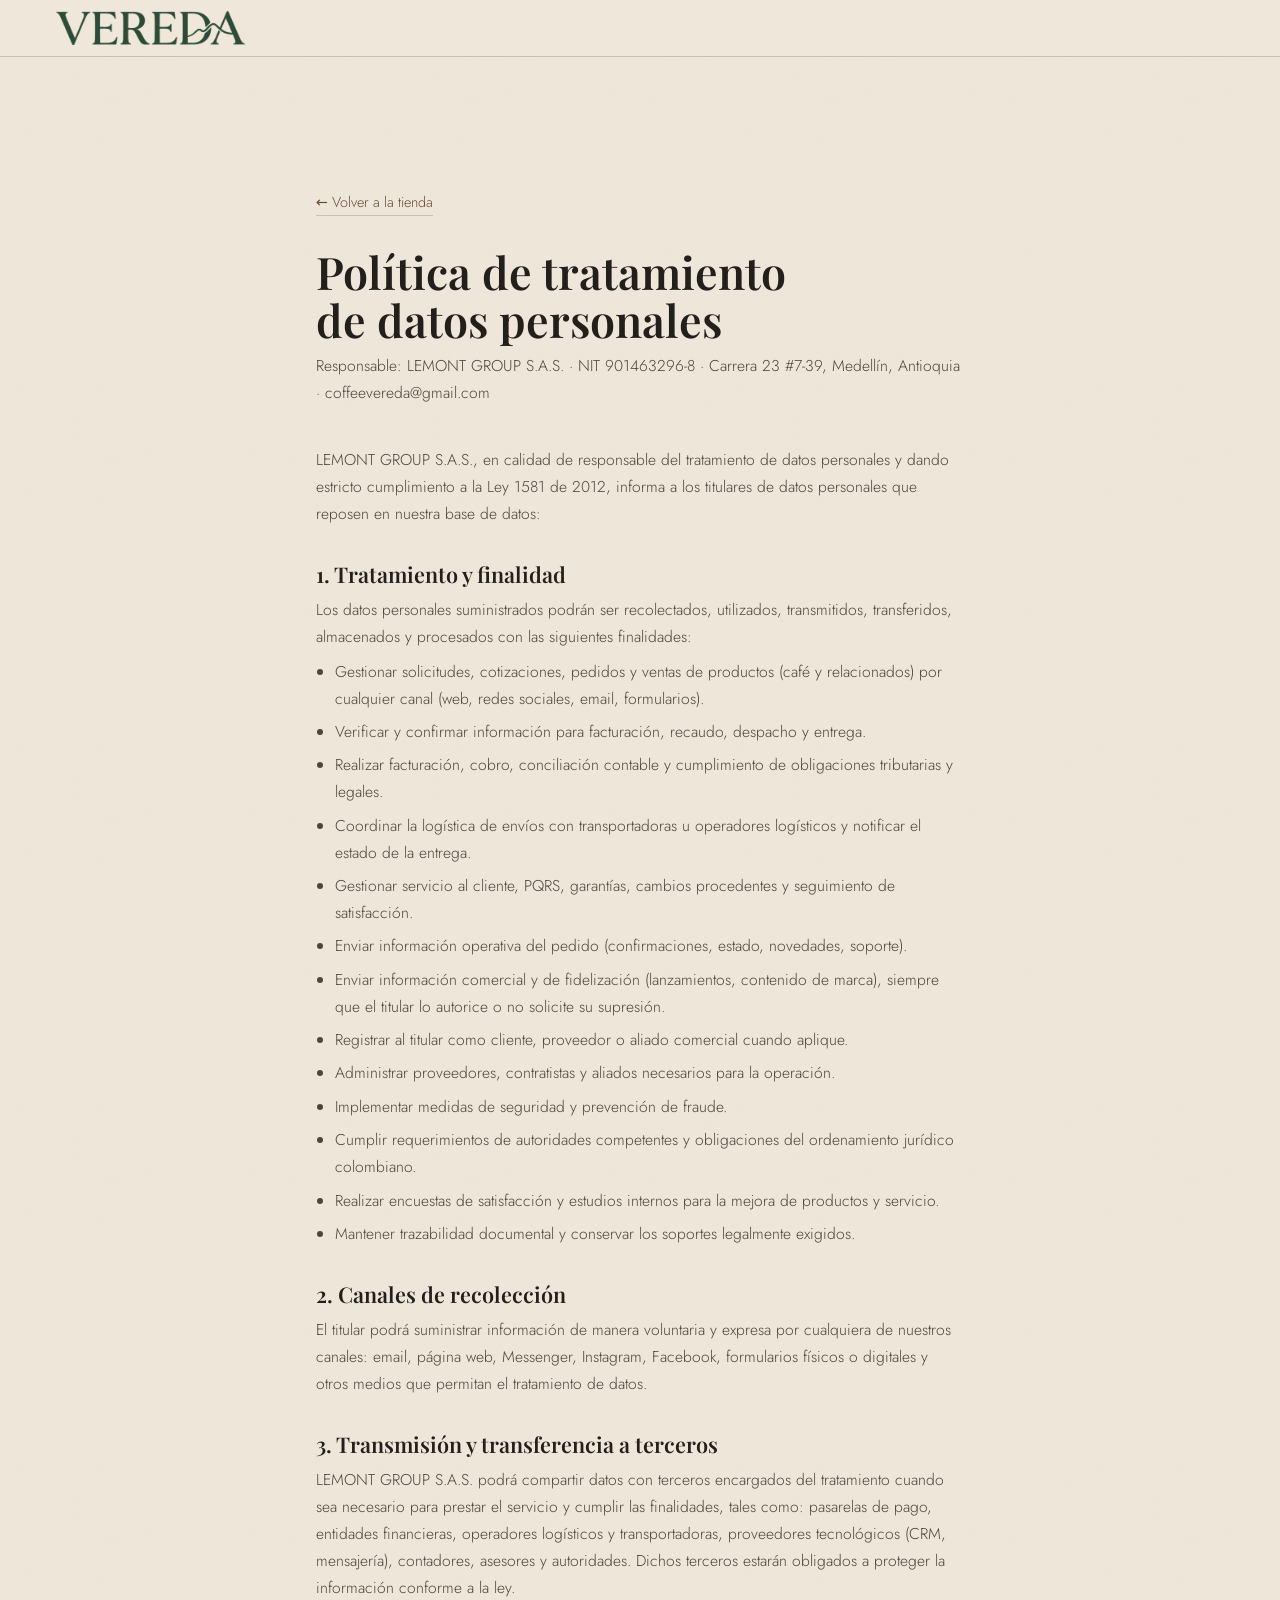
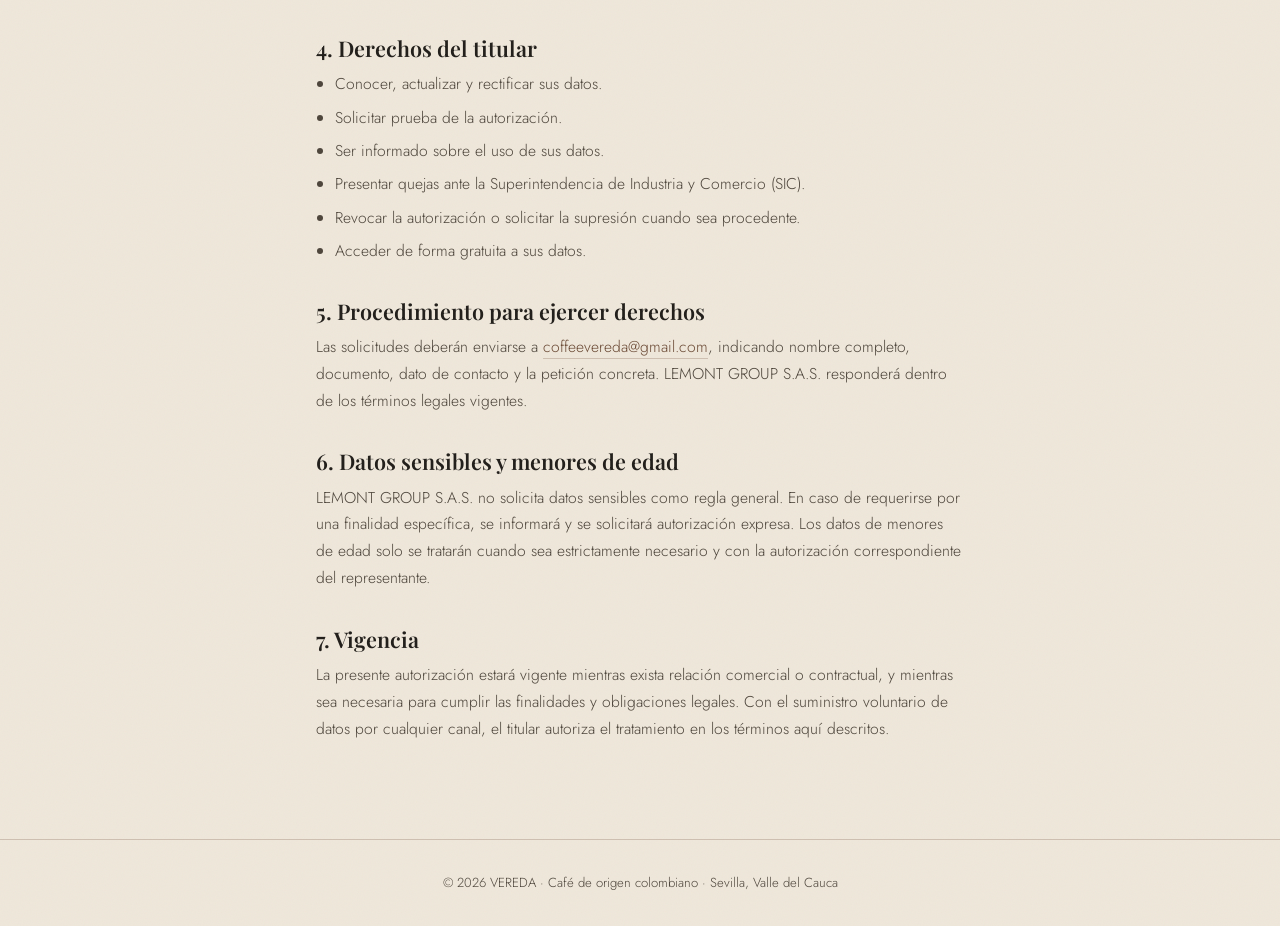
<file: privacidad.html>
<!DOCTYPE html>
<html lang="es">
<head>
  <meta charset="UTF-8" />
  <meta name="viewport" content="width=device-width, initial-scale=1.0" />
  <title>Política de tratamiento de datos — VEREDA</title>
  <meta name="description" content="Política de tratamiento de datos personales de VEREDA (LEMONT GROUP S.A.S.), conforme a la Ley 1581 de 2012." />
  <link rel="icon" type="image/png" href="assets/img/logo.png" />
  <link rel="preconnect" href="https://fonts.googleapis.com" />
  <link rel="preconnect" href="https://fonts.gstatic.com" crossorigin />
  <link rel="stylesheet" href="https://fonts.googleapis.com/css2?family=Playfair+Display:ital,wght@0,500;0,600;0,700;1,500&family=Jost:wght@300;400;500&display=swap" />
  <link rel="stylesheet" href="styles.css?v=20260720" />
</head>
<body>
  <header class="nav is-solid">
    <a class="brand" href="index.html" aria-label="VEREDA inicio"><img class="brand-logo" src="assets/img/logo.png" alt="VEREDA" width="120" height="34" /></a>
  </header>

  <main class="legal">
    <a class="legal-back" href="index.html">← Volver a la tienda</a>
    <h1>Política de tratamiento de datos personales</h1>
    <p class="legal-updated">Responsable: LEMONT GROUP S.A.S. · NIT 901463296-8 · Carrera 23 #7-39, Medellín, Antioquia · coffeevereda@gmail.com</p>

    <p>LEMONT GROUP S.A.S., en calidad de responsable del tratamiento de datos personales y dando estricto cumplimiento a la Ley 1581 de 2012, informa a los titulares de datos personales que reposen en nuestra base de datos:</p>

    <h2>1. Tratamiento y finalidad</h2>
    <p>Los datos personales suministrados podrán ser recolectados, utilizados, transmitidos, transferidos, almacenados y procesados con las siguientes finalidades:</p>
    <ul>
      <li>Gestionar solicitudes, cotizaciones, pedidos y ventas de productos (café y relacionados) por cualquier canal (web, redes sociales, email, formularios).</li>
      <li>Verificar y confirmar información para facturación, recaudo, despacho y entrega.</li>
      <li>Realizar facturación, cobro, conciliación contable y cumplimiento de obligaciones tributarias y legales.</li>
      <li>Coordinar la logística de envíos con transportadoras u operadores logísticos y notificar el estado de la entrega.</li>
      <li>Gestionar servicio al cliente, PQRS, garantías, cambios procedentes y seguimiento de satisfacción.</li>
      <li>Enviar información operativa del pedido (confirmaciones, estado, novedades, soporte).</li>
      <li>Enviar información comercial y de fidelización (lanzamientos, contenido de marca), siempre que el titular lo autorice o no solicite su supresión.</li>
      <li>Registrar al titular como cliente, proveedor o aliado comercial cuando aplique.</li>
      <li>Administrar proveedores, contratistas y aliados necesarios para la operación.</li>
      <li>Implementar medidas de seguridad y prevención de fraude.</li>
      <li>Cumplir requerimientos de autoridades competentes y obligaciones del ordenamiento jurídico colombiano.</li>
      <li>Realizar encuestas de satisfacción y estudios internos para la mejora de productos y servicio.</li>
      <li>Mantener trazabilidad documental y conservar los soportes legalmente exigidos.</li>
    </ul>

    <h2>2. Canales de recolección</h2>
    <p>El titular podrá suministrar información de manera voluntaria y expresa por cualquiera de nuestros canales: email, página web, Messenger, Instagram, Facebook, formularios físicos o digitales y otros medios que permitan el tratamiento de datos.</p>

    <h2>3. Transmisión y transferencia a terceros</h2>
    <p>LEMONT GROUP S.A.S. podrá compartir datos con terceros encargados del tratamiento cuando sea necesario para prestar el servicio y cumplir las finalidades, tales como: pasarelas de pago, entidades financieras, operadores logísticos y transportadoras, proveedores tecnológicos (CRM, mensajería), contadores, asesores y autoridades. Dichos terceros estarán obligados a proteger la información conforme a la ley.</p>

    <h2>4. Derechos del titular</h2>
    <ul>
      <li>Conocer, actualizar y rectificar sus datos.</li>
      <li>Solicitar prueba de la autorización.</li>
      <li>Ser informado sobre el uso de sus datos.</li>
      <li>Presentar quejas ante la Superintendencia de Industria y Comercio (SIC).</li>
      <li>Revocar la autorización o solicitar la supresión cuando sea procedente.</li>
      <li>Acceder de forma gratuita a sus datos.</li>
    </ul>

    <h2>5. Procedimiento para ejercer derechos</h2>
    <p>Las solicitudes deberán enviarse a <a href="mailto:coffeevereda@gmail.com">coffeevereda@gmail.com</a>, indicando nombre completo, documento, dato de contacto y la petición concreta. LEMONT GROUP S.A.S. responderá dentro de los términos legales vigentes.</p>

    <h2>6. Datos sensibles y menores de edad</h2>
    <p>LEMONT GROUP S.A.S. no solicita datos sensibles como regla general. En caso de requerirse por una finalidad específica, se informará y se solicitará autorización expresa. Los datos de menores de edad solo se tratarán cuando sea estrictamente necesario y con la autorización correspondiente del representante.</p>

    <h2>7. Vigencia</h2>
    <p>La presente autorización estará vigente mientras exista relación comercial o contractual, y mientras sea necesaria para cumplir las finalidades y obligaciones legales. Con el suministro voluntario de datos por cualquier canal, el titular autoriza el tratamiento en los términos aquí descritos.</p>
  </main>

  <footer class="legal-foot"><p>© 2026 VEREDA · Café de origen colombiano · Sevilla, Valle del Cauca</p></footer>
</body>
</html>
</file>
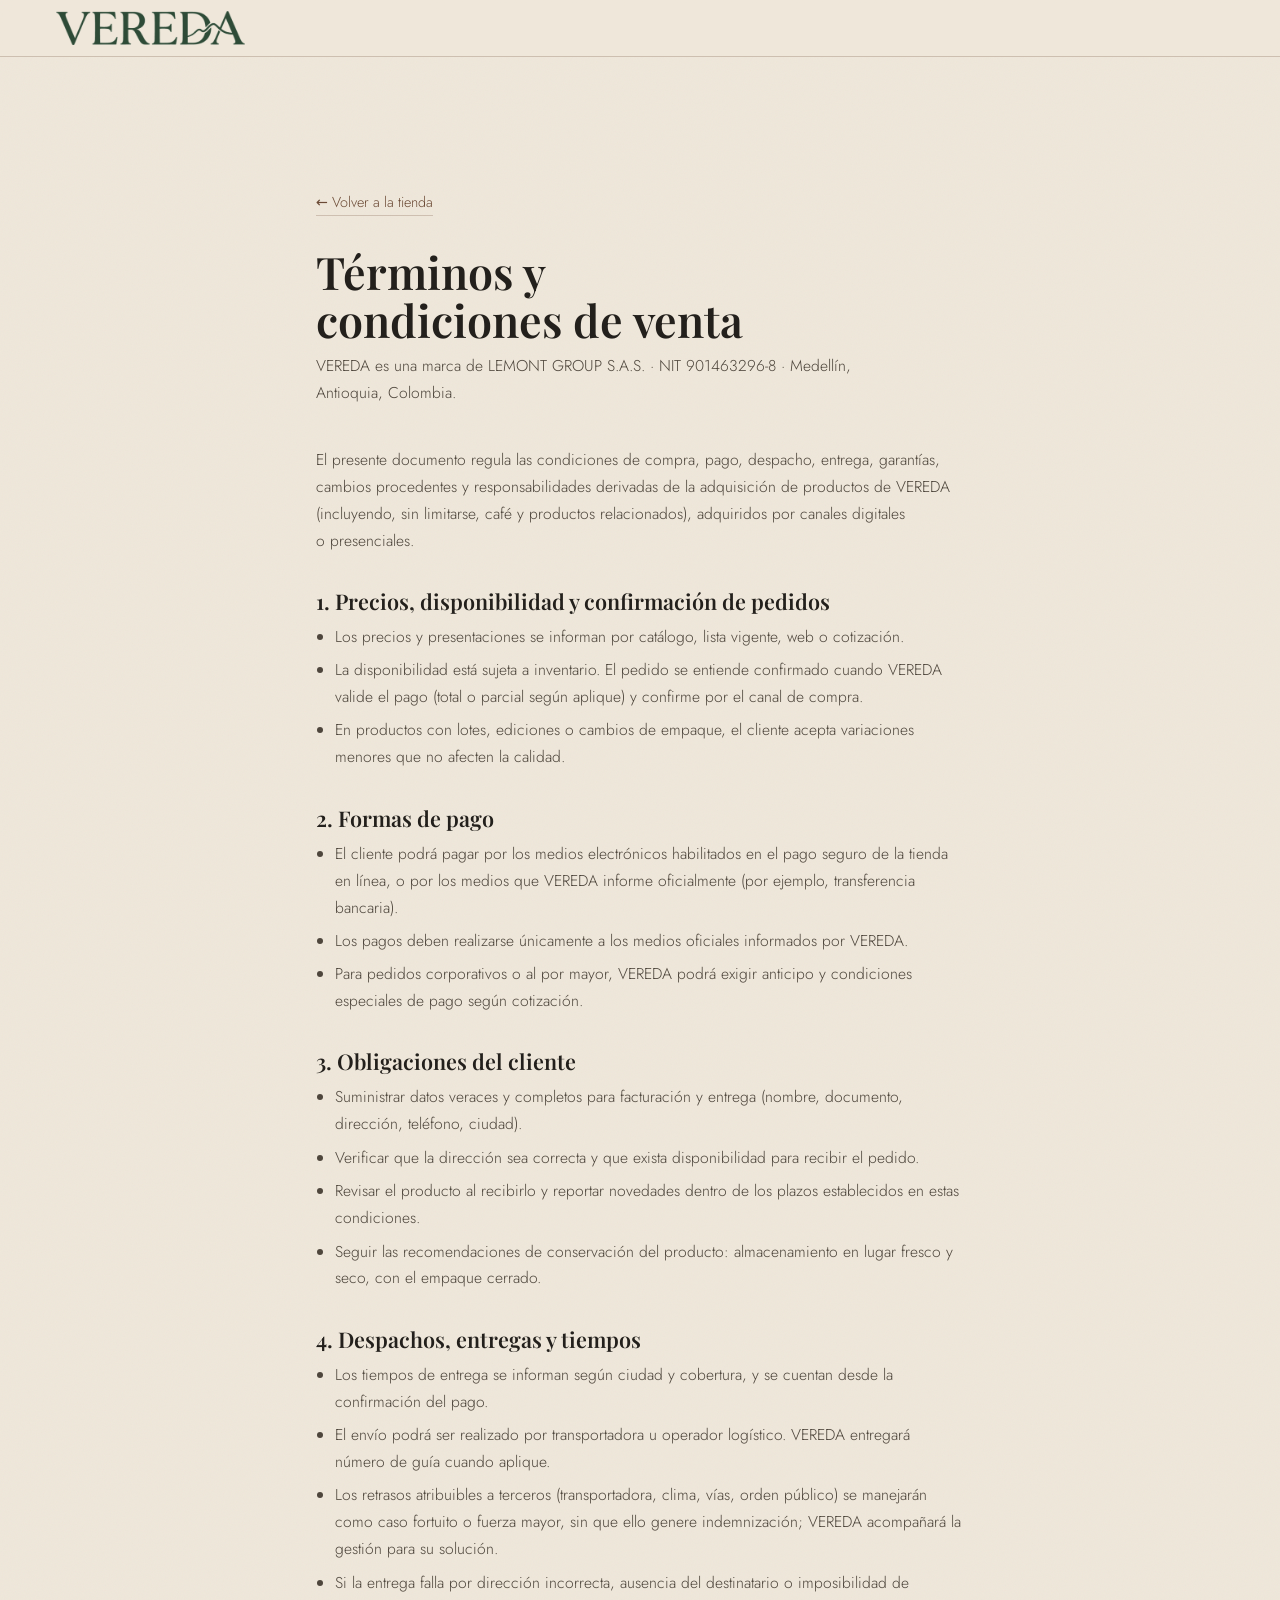
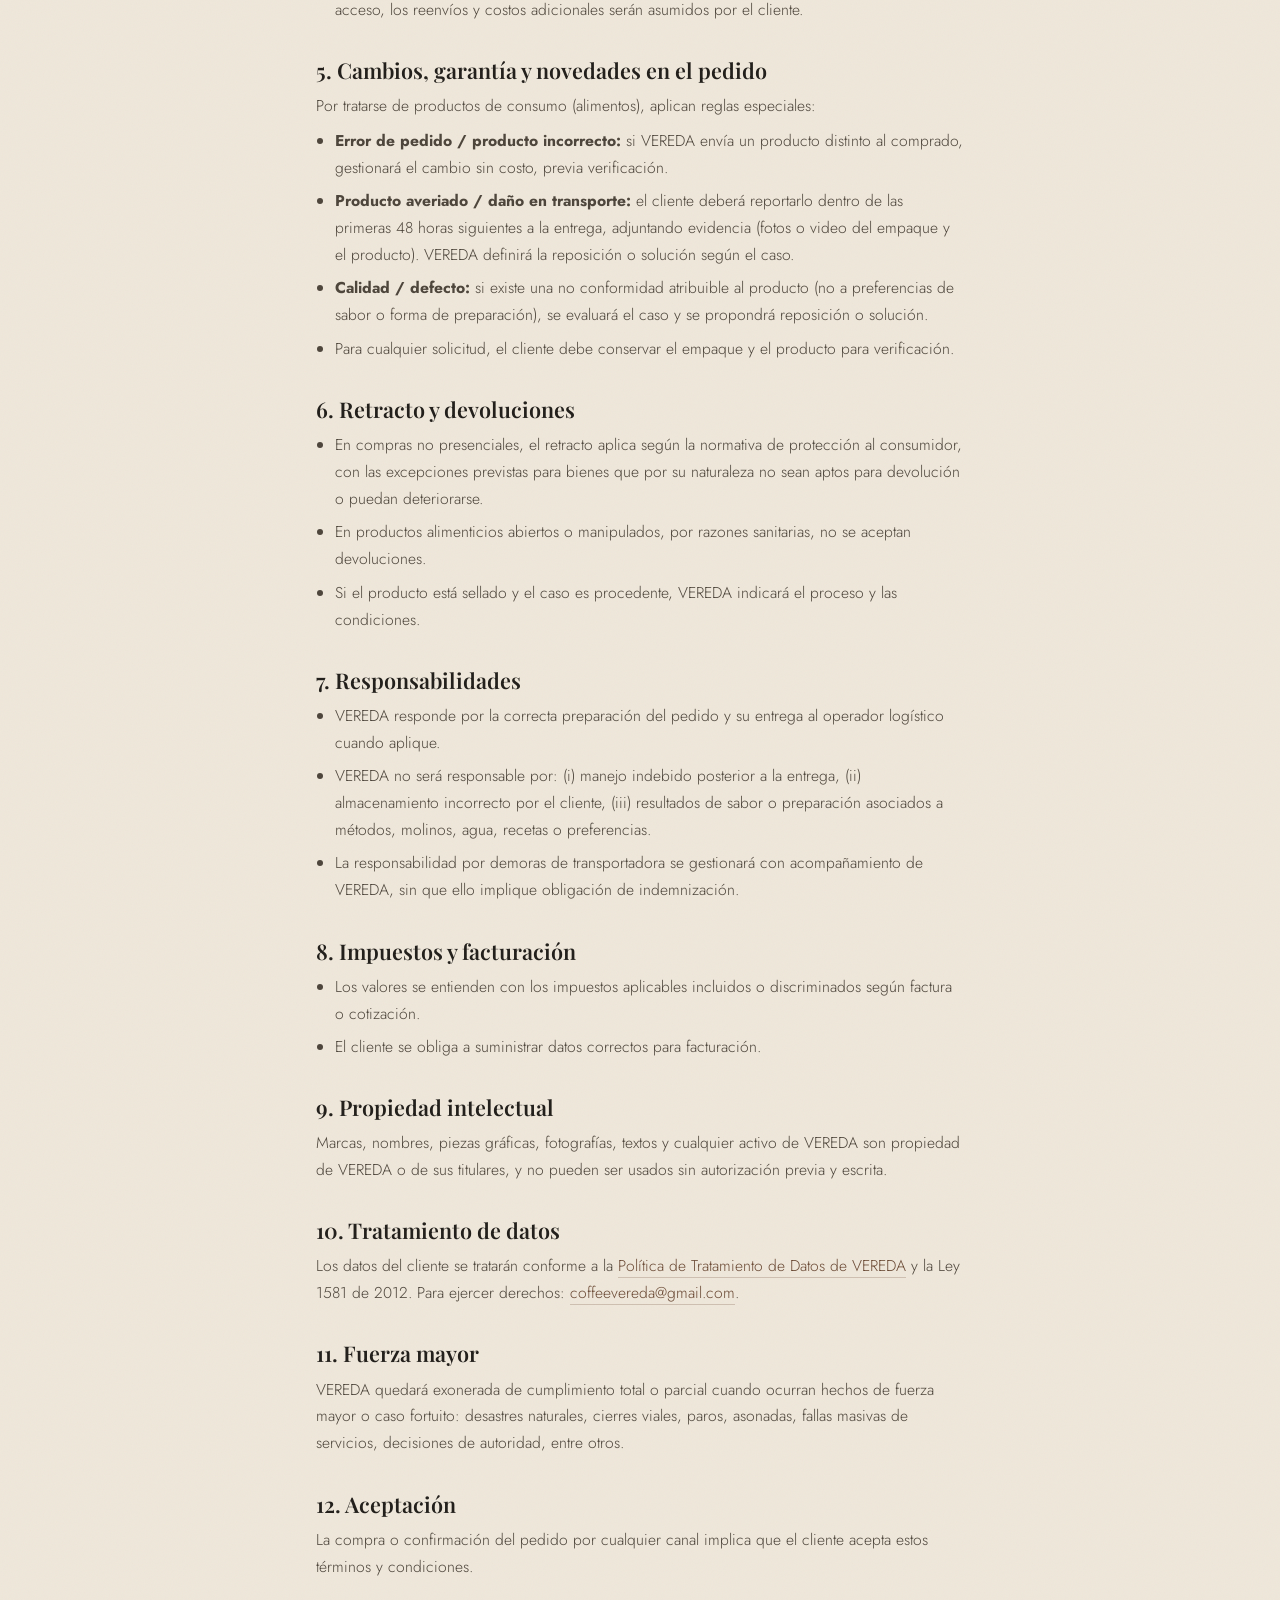
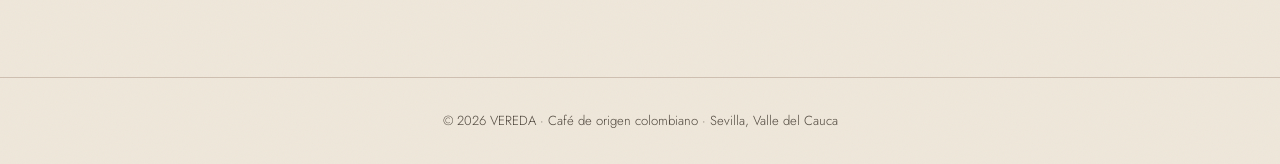
<file: terminos.html>
<!DOCTYPE html>
<html lang="es">
<head>
  <meta charset="UTF-8" />
  <meta name="viewport" content="width=device-width, initial-scale=1.0" />
  <title>Términos y condiciones — VEREDA</title>
  <meta name="description" content="Términos y condiciones de venta de productos VEREDA." />
  <link rel="icon" type="image/png" href="assets/img/logo.png" />
  <link rel="preconnect" href="https://fonts.googleapis.com" />
  <link rel="preconnect" href="https://fonts.gstatic.com" crossorigin />
  <link rel="stylesheet" href="https://fonts.googleapis.com/css2?family=Playfair+Display:ital,wght@0,500;0,600;0,700;1,500&family=Jost:wght@300;400;500&display=swap" />
  <link rel="stylesheet" href="styles.css?v=20260720" />
</head>
<body>
  <header class="nav is-solid">
    <a class="brand" href="index.html" aria-label="VEREDA inicio"><img class="brand-logo" src="assets/img/logo.png" alt="VEREDA" width="120" height="34" /></a>
  </header>

  <main class="legal">
    <a class="legal-back" href="index.html">← Volver a la tienda</a>
    <h1>Términos y condiciones de venta</h1>
    <p class="legal-updated">VEREDA es una marca de LEMONT GROUP S.A.S. · NIT 901463296-8 · Medellín, Antioquia, Colombia.</p>

    <p>El presente documento regula las condiciones de compra, pago, despacho, entrega, garantías, cambios procedentes y responsabilidades derivadas de la adquisición de productos de VEREDA (incluyendo, sin limitarse, café y productos relacionados), adquiridos por canales digitales o presenciales.</p>

    <h2>1. Precios, disponibilidad y confirmación de pedidos</h2>
    <ul>
      <li>Los precios y presentaciones se informan por catálogo, lista vigente, web o cotización.</li>
      <li>La disponibilidad está sujeta a inventario. El pedido se entiende confirmado cuando VEREDA valide el pago (total o parcial según aplique) y confirme por el canal de compra.</li>
      <li>En productos con lotes, ediciones o cambios de empaque, el cliente acepta variaciones menores que no afecten la calidad.</li>
    </ul>

    <h2>2. Formas de pago</h2>
    <ul>
      <li>El cliente podrá pagar por los medios electrónicos habilitados en el pago seguro de la tienda en línea, o por los medios que VEREDA informe oficialmente (por ejemplo, transferencia bancaria).</li>
      <li>Los pagos deben realizarse únicamente a los medios oficiales informados por VEREDA.</li>
      <li>Para pedidos corporativos o al por mayor, VEREDA podrá exigir anticipo y condiciones especiales de pago según cotización.</li>
    </ul>

    <h2>3. Obligaciones del cliente</h2>
    <ul>
      <li>Suministrar datos veraces y completos para facturación y entrega (nombre, documento, dirección, teléfono, ciudad).</li>
      <li>Verificar que la dirección sea correcta y que exista disponibilidad para recibir el pedido.</li>
      <li>Revisar el producto al recibirlo y reportar novedades dentro de los plazos establecidos en estas condiciones.</li>
      <li>Seguir las recomendaciones de conservación del producto: almacenamiento en lugar fresco y seco, con el empaque cerrado.</li>
    </ul>

    <h2>4. Despachos, entregas y tiempos</h2>
    <ul>
      <li>Los tiempos de entrega se informan según ciudad y cobertura, y se cuentan desde la confirmación del pago.</li>
      <li>El envío podrá ser realizado por transportadora u operador logístico. VEREDA entregará número de guía cuando aplique.</li>
      <li>Los retrasos atribuibles a terceros (transportadora, clima, vías, orden público) se manejarán como caso fortuito o fuerza mayor, sin que ello genere indemnización; VEREDA acompañará la gestión para su solución.</li>
      <li>Si la entrega falla por dirección incorrecta, ausencia del destinatario o imposibilidad de acceso, los reenvíos y costos adicionales serán asumidos por el cliente.</li>
    </ul>

    <h2>5. Cambios, garantía y novedades en el pedido</h2>
    <p>Por tratarse de productos de consumo (alimentos), aplican reglas especiales:</p>
    <ul>
      <li><strong>Error de pedido / producto incorrecto:</strong> si VEREDA envía un producto distinto al comprado, gestionará el cambio sin costo, previa verificación.</li>
      <li><strong>Producto averiado / daño en transporte:</strong> el cliente deberá reportarlo dentro de las primeras 48 horas siguientes a la entrega, adjuntando evidencia (fotos o video del empaque y el producto). VEREDA definirá la reposición o solución según el caso.</li>
      <li><strong>Calidad / defecto:</strong> si existe una no conformidad atribuible al producto (no a preferencias de sabor o forma de preparación), se evaluará el caso y se propondrá reposición o solución.</li>
      <li>Para cualquier solicitud, el cliente debe conservar el empaque y el producto para verificación.</li>
    </ul>

    <h2>6. Retracto y devoluciones</h2>
    <ul>
      <li>En compras no presenciales, el retracto aplica según la normativa de protección al consumidor, con las excepciones previstas para bienes que por su naturaleza no sean aptos para devolución o puedan deteriorarse.</li>
      <li>En productos alimenticios abiertos o manipulados, por razones sanitarias, no se aceptan devoluciones.</li>
      <li>Si el producto está sellado y el caso es procedente, VEREDA indicará el proceso y las condiciones.</li>
    </ul>

    <h2>7. Responsabilidades</h2>
    <ul>
      <li>VEREDA responde por la correcta preparación del pedido y su entrega al operador logístico cuando aplique.</li>
      <li>VEREDA no será responsable por: (i) manejo indebido posterior a la entrega, (ii) almacenamiento incorrecto por el cliente, (iii) resultados de sabor o preparación asociados a métodos, molinos, agua, recetas o preferencias.</li>
      <li>La responsabilidad por demoras de transportadora se gestionará con acompañamiento de VEREDA, sin que ello implique obligación de indemnización.</li>
    </ul>

    <h2>8. Impuestos y facturación</h2>
    <ul>
      <li>Los valores se entienden con los impuestos aplicables incluidos o discriminados según factura o cotización.</li>
      <li>El cliente se obliga a suministrar datos correctos para facturación.</li>
    </ul>

    <h2>9. Propiedad intelectual</h2>
    <p>Marcas, nombres, piezas gráficas, fotografías, textos y cualquier activo de VEREDA son propiedad de VEREDA o de sus titulares, y no pueden ser usados sin autorización previa y escrita.</p>

    <h2>10. Tratamiento de datos</h2>
    <p>Los datos del cliente se tratarán conforme a la <a href="privacidad.html">Política de Tratamiento de Datos de VEREDA</a> y la Ley 1581 de 2012. Para ejercer derechos: <a href="mailto:coffeevereda@gmail.com">coffeevereda@gmail.com</a>.</p>

    <h2>11. Fuerza mayor</h2>
    <p>VEREDA quedará exonerada de cumplimiento total o parcial cuando ocurran hechos de fuerza mayor o caso fortuito: desastres naturales, cierres viales, paros, asonadas, fallas masivas de servicios, decisiones de autoridad, entre otros.</p>

    <h2>12. Aceptación</h2>
    <p>La compra o confirmación del pedido por cualquier canal implica que el cliente acepta estos términos y condiciones.</p>
  </main>

  <footer class="legal-foot"><p>© 2026 VEREDA · Café de origen colombiano · Sevilla, Valle del Cauca</p></footer>
</body>
</html>
</file>
<file: styles.css>
/* ============================================================
   VEREDA — Cuaderno de finca (propuesta ilustrada)
   Mundo visual único: papel cálido + ilustración de línea.
   Diseño comprometido con un solo tema (papel), a propósito.
   ============================================================ */
:root{
  color-scheme: light;
  --papel:      #EFE7DA;
  --papel-2:    #FAF7F1;
  --palma:      #2E4B3A;
  --palma-2:    #24402F;
  --tierra:     #6B4A35;
  --panela:     #C88A4B;
  --cereza:     #A6423A;
  --dorado:     #C9A227;
  --musgo:      #7C8C6E;
  --tinta:      #23201C;
  --tinta-soft: #4E463C;
  --linea:      #6B4A3540;

  --serif: "Playfair Display", Georgia, "Times New Roman", serif;
  --sans:  "Jost", "Century Gothic", "Futura", system-ui, sans-serif;

  --ancho: 1180px;
  --gap: clamp(1.15rem, 4.5vw, 3.5rem);
  --ease: cubic-bezier(.16,1,.3,1);
  --grain: url("data:image/svg+xml,%3Csvg xmlns='http://www.w3.org/2000/svg' width='180' height='180'%3E%3Cfilter id='n'%3E%3CfeTurbulence type='fractalNoise' baseFrequency='0.85' numOctaves='2' stitchTiles='stitch'/%3E%3C/filter%3E%3Crect width='180' height='180' filter='url(%23n)' opacity='0.045'/%3E%3C/svg%3E");
}

*,*::before,*::after{ box-sizing:border-box; }
body{
  margin:0; color:var(--tinta);
  background:var(--papel); background-image:var(--grain);
  font-family:var(--sans); font-weight:300; font-size:17px; line-height:1.72;
  -webkit-font-smoothing:antialiased; overflow-x:clip;
}
body img,body svg{ display:block; max-width:100%; }
body img{ height:auto; }
body a{ color:inherit; text-decoration:none; }
body h1,body h2,body h3{ font-family:var(--serif); font-weight:600; line-height:1.06; text-wrap:balance; margin:0; }
body p{ margin:0; text-wrap:pretty; }
body em{ font-style:italic; }
body button{ font:inherit; cursor:pointer; border:0; background:none; color:inherit; }
body :focus-visible{ outline:2px solid var(--panela); outline-offset:3px; border-radius:3px; }

.wrap{ max-width:var(--ancho); margin-inline:auto; padding-inline:var(--gap); }
.kicker{
  font-family:var(--sans); font-weight:500; font-size:.74rem;
  letter-spacing:.26em; text-transform:uppercase; color:var(--tierra);
  display:inline-flex; align-items:center; gap:.6rem;
}
.kicker::before{ content:""; width:26px; height:1px; background:var(--panela); }
.kicker.center{ justify-content:center; }
.kicker.light{ color:var(--panela); }
.kicker.light::before{ background:var(--panela); }

.h-sec{ font-size:clamp(1.9rem,4.4vw,3.15rem); max-width:20ch; margin-top:.9rem; }
.h-sec em{ color:var(--palma); }
.lead{ color:var(--tinta-soft); max-width:56ch; margin-top:1rem; }

/* botones tipo sello dibujado */
.btn{
  display:inline-flex; align-items:center; gap:.55rem;
  font-family:var(--sans); font-weight:400; font-size:.96rem; letter-spacing:.03em;
  padding:.82rem 1.7rem; border-radius:40px 34px 40px 34px/34px 40px 34px 40px;
  transition:transform .35s var(--ease), box-shadow .35s var(--ease), background .35s var(--ease);
}
.btn svg{ width:17px; height:17px; }
.btn-primary{ background:var(--panela); color:var(--tinta); box-shadow:0 2px 0 #00000012; }
.btn-primary:hover{ transform:translateY(-2px); box-shadow:0 12px 26px -14px #6B4A35cc; }
.btn-ink{ border:1.5px solid var(--tierra); color:var(--tierra); }
.btn-ink:hover{ transform:translateY(-2px); background:#6B4A3510; }
.btn-cream{ background:var(--papel-2); color:var(--palma); }
.btn-cream:hover{ transform:translateY(-2px); box-shadow:0 12px 26px -14px #0006; }

/* líneas de ilustración */
.ink-line{ stroke:var(--tierra); fill:none; stroke-linecap:round; stroke-linejoin:round; }
.ink-palma{ stroke:var(--palma); }
.fill-cereza{ fill:var(--cereza); }
.fill-dorado{ fill:var(--dorado); }
.fill-musgo{ fill:var(--musgo); }

/* reveal */
.rv{ opacity:0; transform:translateY(24px); transition:opacity .9s var(--ease), transform .9s var(--ease); }
.rv.in{ opacity:1; transform:none; }
@media (prefers-reduced-motion:reduce){ .rv{ opacity:1; transform:none; transition:none; } }

/* ---------- barra anuncio ---------- */
.topbar{
  background:var(--palma); color:var(--papel-2);
  font-size:.78rem; letter-spacing:.14em; text-transform:uppercase; font-weight:400;
  text-align:center; padding:.55rem 1rem;
  display:flex; gap:.7rem; align-items:center; justify-content:center;
}
.topbar svg{ width:15px; height:15px; }
.topbar .sep{ opacity:.5; }
@media (max-width:640px){ .topbar .hide-sm{ display:none; } }

/* ---------- nav ---------- */
.nav{
  position:sticky; top:0; z-index:50;
  display:flex; align-items:center; justify-content:space-between; gap:1rem;
  padding:.7rem var(--gap);
  background:#EFE7DAe6; backdrop-filter:blur(10px);
  border-bottom:1px solid var(--linea);
}
.brand{ display:flex; align-items:center; gap:.55rem; }
.brand-logo{ height:34px; width:auto; }
.brand .word{ font-family:var(--serif); font-weight:600; font-size:1.5rem; letter-spacing:.16em; color:var(--palma); }
.nav-links{ display:none; gap:1.7rem; font-size:.92rem; font-weight:400; }
.nav-links a{ position:relative; padding-block:.2rem; color:var(--tinta-soft); }
.nav-links a::after{ content:""; position:absolute; left:0; bottom:0; width:100%; height:1.5px; background:var(--panela); transform:scaleX(0); transform-origin:right; transition:transform .4s var(--ease); }
.nav-links a:hover{ color:var(--tinta); }
.nav-links a:hover::after{ transform:scaleX(1); transform-origin:left; }
.nav-cart{ display:flex; align-items:center; gap:.5rem; border:1.5px solid var(--tierra); color:var(--tierra); padding:.5rem 1rem; border-radius:30px; font-size:.85rem; }
.nav-cart svg{ width:18px; height:18px; }
@media (min-width:940px){ .nav-links{ display:flex; } }

/* ---------- hero ---------- */
.hero{ position:relative; overflow:hidden; }
.hero-scene{ position:absolute; inset:auto 0 0 0; width:100%; height:auto; color:var(--musgo); opacity:.9; pointer-events:none; }
.hero-inner{ position:relative; display:grid; gap:2rem; padding-top:clamp(2.5rem,6vw,4.5rem); padding-bottom:clamp(9rem,20vw,13rem); }
.hero-title{ font-size:clamp(2.7rem,7vw,5.4rem); max-width:15ch; letter-spacing:.005em; }
.hero-title em{ color:var(--palma); }
.hero-sub{ font-size:clamp(1.02rem,1.5vw,1.22rem); color:var(--tinta-soft); max-width:40ch; margin-top:1.2rem; }
.hero-cta{ display:flex; flex-wrap:wrap; gap:.8rem; margin-top:1.9rem; }
.hero-media{ position:relative; display:grid; place-items:center; }
.sello{ width:clamp(130px,20vw,180px); height:auto; color:var(--tierra); }
.sello .spin{ transform-origin:100px 100px; animation:spin 40s linear infinite; }
@media (prefers-reduced-motion:reduce){ .sello .spin{ animation:none; } }
@keyframes spin{ to{ transform:rotate(360deg); } }
@media (min-width:900px){
  .hero-inner{ grid-template-columns:1.15fr .85fr; align-items:center; }
}

/* ---------- franja confianza ---------- */
.trust{ background:var(--papel-2); border-block:1px solid var(--linea); }
.trust-grid{ display:grid; grid-template-columns:repeat(2,1fr); gap:1.5rem 1rem; padding-block:2.2rem; }
.trust-item{ display:flex; flex-direction:column; align-items:center; text-align:center; gap:.5rem; }
.trust-item svg{ width:34px; height:34px; color:var(--tierra); }
.trust-item b{ font-family:var(--serif); font-weight:600; font-size:1.05rem; }
.trust-item span{ font-size:.82rem; color:var(--tinta-soft); }
@media (min-width:820px){ .trust-grid{ grid-template-columns:repeat(4,1fr); } }

/* ---------- secciones ---------- */
.sec{ padding-block:clamp(3.6rem,8vw,6.5rem); }

/* El Café — producto */
.cafe-grid{ display:grid; gap:clamp(1.8rem,4vw,3.5rem); align-items:center; margin-top:2.4rem; }
.bag-frame{
  position:relative; border:1.5px solid var(--tierra); border-radius:16px;
  background:radial-gradient(120% 90% at 50% 20%, #F3ECE0, #E4D8C6);
  padding:1.4rem; box-shadow:0 30px 50px -34px #6B4A35aa;
}
.bag-frame .corner{ position:absolute; width:20px; height:20px; border:1.5px solid var(--panela); }
.bag-frame .c1{ top:8px; left:8px; border-right:0; border-bottom:0; }
.bag-frame .c2{ top:8px; right:8px; border-left:0; border-bottom:0; }
.bag-frame .c3{ bottom:8px; left:8px; border-right:0; border-top:0; }
.bag-frame .c4{ bottom:8px; right:8px; border-left:0; border-top:0; }
.bag-note{ text-align:center; font-size:.72rem; letter-spacing:.2em; text-transform:uppercase; color:var(--tierra); margin-top:.7rem; }
.prod-name{ font-size:clamp(1.7rem,3.2vw,2.5rem); margin-top:.7rem; }
.prod-price{ font-family:var(--sans); font-weight:500; font-size:1.75rem; margin-top:1.1rem; letter-spacing:.01em; font-variant-numeric:lining-nums tabular-nums; color:var(--palma); }
.prod-price small{ font-family:var(--sans); font-size:.8rem; font-weight:400; color:var(--tierra); letter-spacing:.08em; }
.notes{ display:flex; flex-wrap:wrap; gap:.5rem; margin-top:1.3rem; padding:0; list-style:none; }
.notes li{ font-size:.8rem; letter-spacing:.05em; padding:.35rem .9rem; border:1px solid var(--linea); border-radius:30px; color:var(--tinta-soft); }
.buy-row{ display:flex; flex-wrap:wrap; gap:.8rem; align-items:center; margin-top:1.7rem; }
.pill-group{ display:flex; gap:.45rem; }
.pill{ padding:.5rem 1.1rem; border:1.5px solid var(--linea); border-radius:30px; font-size:.9rem; }
.pill.on{ background:var(--palma); border-color:var(--palma); color:var(--papel-2); }
@media (min-width:880px){ .cafe-grid{ grid-template-columns:.85fr 1.15fr; } }

/* El Ritual */
.ritual{ background:var(--palma); background-image:var(--grain); color:var(--papel-2); }
.ritual .h-sec em{ color:var(--panela); }
.ritual .lead{ color:#EFE7DAcc; }
.steps{ display:grid; gap:2rem; margin-top:2.6rem; }
.step{ text-align:center; }
.step svg{ width:62px; height:62px; margin:0 auto .9rem; color:var(--panela); }
.step .n{ font-family:var(--serif); font-style:italic; font-size:1rem; color:var(--dorado); }
.step h3{ font-size:1.3rem; margin:.2rem 0 .5rem; color:var(--papel-2); }
.step p{ font-size:.94rem; color:#EFE7DAb3; max-width:30ch; margin-inline:auto; }
@media (min-width:760px){ .steps{ grid-template-columns:repeat(3,1fr); } }

/* El Origen */
.origen-grid{ display:grid; gap:clamp(1.8rem,4vw,3rem); margin-top:2.4rem; }
.story{ background:var(--papel-2); border:1px solid var(--linea); border-radius:18px; padding:1.9rem 1.7rem; position:relative; overflow:hidden; }
.story .art{ width:100%; height:120px; color:var(--tierra); margin-bottom:1.1rem; }
.story h3{ font-size:1.5rem; margin-bottom:.6rem; }
.story p{ color:var(--tinta-soft); font-size:.98rem; }
.story p+p{ margin-top:.7rem; }
.origen-close{ font-family:var(--serif); font-style:italic; font-size:clamp(1.2rem,2.4vw,1.7rem); text-align:center; margin-top:clamp(2.4rem,5vw,3.6rem); color:var(--palma); line-height:1.5; }
@media (min-width:860px){ .origen-grid{ grid-template-columns:1fr 1fr; } }

/* Colecciones */
.col-grid{ display:grid; gap:1.3rem; margin-top:2.4rem; }
.col-card{ position:relative; border:1.5px solid var(--linea); border-radius:18px; padding:2rem 1.7rem; background:var(--papel-2); transition:transform .5s var(--ease), box-shadow .5s var(--ease); }
.col-card:hover{ transform:translateY(-6px); box-shadow:0 26px 46px -30px #6B4A35aa; }
.col-card.on{ background:var(--palma); color:var(--papel-2); border-color:var(--palma); }
.col-card.on p{ color:#EFE7DAcc; }
.col-stamp{ width:52px; height:52px; margin-bottom:1rem; color:var(--tierra); }
.col-card.on .col-stamp{ color:var(--panela); }
.tag{ display:inline-block; font-size:.68rem; letter-spacing:.2em; text-transform:uppercase; padding:.28rem .75rem; border:1px solid currentColor; border-radius:30px; opacity:.8; margin-bottom:.9rem; }
.col-card.on .tag{ background:var(--panela); border-color:var(--panela); color:var(--tinta); opacity:1; }
.col-card h3{ font-size:1.45rem; margin-bottom:.5rem; }
.col-card p{ font-size:.96rem; color:var(--tinta-soft); }
@media (min-width:820px){ .col-grid{ grid-template-columns:repeat(3,1fr); } }

/* La Pausa (testimonio) */
.pausa{ background:var(--papel-2); border-block:1px solid var(--linea); text-align:center; }
.pausa svg.mark{ width:46px; height:46px; color:var(--panela); margin:0 auto 1.2rem; }
.pausa blockquote{ font-family:var(--serif); font-style:italic; font-size:clamp(1.5rem,3.4vw,2.4rem); line-height:1.4; max-width:24ch; margin:0 auto; color:var(--palma); }
.pausa cite{ display:block; font-family:var(--sans); font-style:normal; font-size:.82rem; letter-spacing:.16em; text-transform:uppercase; color:var(--tierra); margin-top:1.4rem; }

/* Hospitalidad */
.b2b{ background:var(--tierra); background-image:var(--grain); color:var(--papel-2); }
.b2b .h-sec em{ color:var(--dorado); }
.b2b-lead{ color:#EFE7DAcc; max-width:48ch; margin-top:1rem; }
.b2b-list{ list-style:none; padding:0; margin:2.2rem 0 0; display:grid; gap:0; }
.b2b-list li{ display:grid; gap:.2rem; padding:1.3rem 0; border-top:1px solid #EFE7DA33; }
.b2b-list b{ font-family:var(--serif); font-weight:600; font-size:1.3rem; }
.b2b-list span{ color:#EFE7DAb3; font-size:.96rem; }
@media (min-width:720px){ .b2b-list li{ grid-template-columns:230px 1fr; gap:1.4rem; align-items:baseline; } }

/* Newsletter */
.news{ text-align:center; }
.news h2{ font-size:clamp(2rem,4.6vw,3.1rem); max-width:16ch; margin:.8rem auto 0; }
.news h2 em{ color:var(--palma); }
.news form{ display:flex; flex-wrap:wrap; gap:.7rem; justify-content:center; margin-top:1.8rem; }
.news input{ font:inherit; padding:.8rem 1.2rem; border:1.5px solid var(--linea); border-radius:30px; background:var(--papel-2); min-width:min(320px,80vw); color:var(--tinta); }
.news small{ display:block; margin-top:1rem; font-size:.78rem; color:var(--tierra); }

/* Footer */
.foot{ background:var(--palma); background-image:var(--grain); color:#EFE7DAcc; }
.foot-hills{ width:100%; height:auto; color:var(--palma); display:block; margin-bottom:-2px; }
.foot-top{ display:grid; gap:2rem; padding-block:clamp(2.6rem,6vw,4rem); }
.foot-brand .word{ font-family:var(--serif); font-weight:600; font-size:1.8rem; letter-spacing:.16em; color:var(--papel-2); }
.foot-logo{ height:38px; width:auto; filter:brightness(0) invert(1); opacity:.95; }
.foot-brand p{ font-family:var(--serif); font-style:italic; font-size:1.05rem; margin-top:.6rem; color:#EFE7DAcc; max-width:30ch; }
.foot-col h4{ font-family:var(--sans); font-weight:500; font-size:.78rem; letter-spacing:.2em; text-transform:uppercase; color:var(--panela); margin:0 0 .9rem; }
.foot-col a{ display:block; font-size:.93rem; padding:.22rem 0; color:#EFE7DAcc; }
.foot-col a:hover{ color:var(--papel-2); }
.socials{ display:flex; gap:.7rem; margin-top:.4rem; }
.socials a{ width:38px; height:38px; border:1px solid #EFE7DA40; border-radius:50%; display:grid; place-items:center; }
.socials svg{ width:17px; height:17px; }
.pays{ display:flex; flex-wrap:wrap; gap:.5rem; margin-top:1rem; }
.pays span{ font-size:.68rem; letter-spacing:.12em; padding:.28rem .6rem; border:1px solid #EFE7DA33; border-radius:6px; color:#EFE7DA99; }
.foot-legal{ border-top:1px solid #EFE7DA26; padding-block:1.4rem; display:flex; flex-wrap:wrap; gap:.6rem 1.4rem; justify-content:space-between; font-size:.78rem; color:#EFE7DA80; }
@media (min-width:820px){ .foot-top{ grid-template-columns:1.4fr 1fr 1fr 1.1fr; } }

/* aviso propuesta */
.mock{ background:var(--dorado); color:var(--tinta); text-align:center; font-size:.78rem; letter-spacing:.08em; padding:.5rem 1rem; font-weight:400; }
.mock b{ font-weight:500; }

/* ============================================================
   Producción: fotos, carrito, controles (añadido)
   ============================================================ */
.skip-link{ position:fixed; top:-100px; left:1rem; padding:.6rem 1rem; background:var(--tinta); color:var(--papel-2); z-index:9999; border-radius:8px; }
.skip-link:focus{ top:1rem; }

/* hero: foto enmarcada + sello */
.hero-photo{ position:relative; margin:0; border-radius:18px 22px 18px 22px/22px 18px 22px 18px; overflow:hidden; border:1.5px solid var(--tierra); box-shadow:0 34px 60px -34px rgba(31,29,26,.5); aspect-ratio:1/1; }
.hero-photo img{ width:100%; height:100%; object-fit:cover; }
.hero-badge{ position:absolute; width:clamp(96px,13vw,132px); height:auto; left:-14px; bottom:-14px; filter:drop-shadow(0 8px 18px rgba(0,0,0,.25)); }
.hero-badge .spin{ transform-origin:100px 100px; animation:spin 40s linear infinite; }
.hero-media{ position:relative; }
@media (prefers-reduced-motion:reduce){ .hero-badge .spin{ animation:none; } }

/* nav cart count */
.nav-cart-count{ min-width:20px; height:20px; padding-inline:5px; display:grid; place-items:center; background:var(--panela); color:var(--tinta); font-size:.72rem; font-weight:500; border-radius:999px; }

/* producto: foto en marco + controles */
.bag-frame img{ width:100%; border-radius:10px; display:block; }
.option-label{ font-size:.78rem; font-weight:500; letter-spacing:.18em; text-transform:uppercase; color:var(--tierra); margin:1.4rem 0 .6rem; }
.qty{ display:inline-flex; align-items:center; border:1.5px solid var(--linea); border-radius:30px; overflow:hidden; }
.qty button{ width:40px; height:44px; font-size:1.2rem; color:var(--tierra); transition:background .25s var(--ease); }
.qty button:hover{ background:var(--papel); }
.qty span{ min-width:2.2ch; text-align:center; }
.btn-add{ margin-top:1.4rem; }
.product-feedback{ margin-top:.8rem; font-size:.92rem; color:var(--palma); min-height:1.3em; }
.btn-small{ padding:.55rem 1.3rem; font-size:.9rem; background:var(--panela); color:var(--tinta); margin-top:1.4rem; }
.btn-block{ display:flex; justify-content:center; width:100%; }

/* El Origen: fotos en las historias */
.story-photo{ margin:0 0 1.2rem; border-radius:14px; overflow:hidden; aspect-ratio:16/10; border:1px solid var(--linea); }
.story-photo img{ width:100%; height:100%; object-fit:cover; }

/* Hospitalidad: dos columnas con foto */
.b2b-grid{ display:grid; gap:clamp(2rem,5vw,4rem); align-items:center; }
.b2b-photo{ margin:0; border-radius:18px; overflow:hidden; border:1.5px solid #EFE7DA55; box-shadow:0 30px 50px -30px rgba(0,0,0,.5); aspect-ratio:4/3; }
.b2b-photo img{ width:100%; height:100%; object-fit:cover; }
@media (min-width:900px){ .b2b-grid{ grid-template-columns:1.1fr .9fr; } }

/* Síguenos (Instagram) */
.h-sec.center{ max-width:26ch; }
.ig-grid{ display:grid; grid-template-columns:repeat(3,1fr); gap:.7rem; margin-top:2.4rem; }
.ig-item{ display:block; border-radius:12px; overflow:hidden; aspect-ratio:1/1; position:relative; }
.ig-item img{ width:100%; height:100%; object-fit:cover; transition:transform .6s var(--ease); }
.ig-item:hover img{ transform:scale(1.06); }

/* footer extra */
.foot-plain{ display:block; font-size:.93rem; padding:.22rem 0; color:#EFE7DAcc; }

/* ============================================================
   Carrito (drawer)
   ============================================================ */
.cart-overlay{ position:fixed; inset:0; z-index:200; background:rgba(31,29,26,.45); opacity:0; transition:opacity .4s var(--ease); }
.cart-overlay.is-open{ opacity:1; }
.cart{ position:fixed; top:0; right:0; bottom:0; z-index:201; width:min(420px,100vw); background:var(--papel); background-image:var(--grain); display:flex; flex-direction:column; transform:translateX(105%); transition:transform .5s var(--ease); box-shadow:-20px 0 60px -30px rgba(31,29,26,.4); }
.cart.is-open{ transform:none; }
.cart-head{ display:flex; align-items:center; justify-content:space-between; padding:1.3rem 1.5rem; border-bottom:1px solid var(--linea); }
.cart-head h2{ font-family:var(--serif); font-size:1.5rem; }
.cart-close{ font-size:1.7rem; line-height:1; width:40px; height:40px; border-radius:50%; transition:background .3s; }
.cart-close:hover{ background:var(--papel-2); }
.cart-body{ flex:1; overflow-y:auto; padding:1.5rem; }
.cart-empty{ text-align:center; color:var(--tinta-soft); font-family:var(--serif); font-style:italic; font-size:1.15rem; margin-top:3rem; }
.cart-empty a{ display:inline-block; margin-top:.8rem; font-family:var(--sans); font-style:normal; font-size:.95rem; color:var(--tierra); }
.cart-line{ display:grid; grid-template-columns:64px 1fr auto; gap:1rem; align-items:center; padding-block:1rem; border-bottom:1px solid var(--linea); }
.cart-line img{ width:64px; height:64px; object-fit:cover; border-radius:12px; }
.cart-line-name{ font-weight:400; font-size:.95rem; line-height:1.3; }
.cart-line-variant{ font-size:.8rem; color:var(--tinta-soft); margin-top:2px; }
.cart-line-price{ font-weight:500; font-size:.95rem; }
.cart-line-qty{ display:inline-flex; align-items:center; gap:.4rem; margin-top:.5rem; }
.cart-line-qty button{ width:26px; height:26px; border:1px solid var(--linea); border-radius:50%; font-size:.95rem; display:grid; place-items:center; transition:background .25s; }
.cart-line-qty button:hover{ background:var(--papel-2); }
.cart-line-qty span{ min-width:2ch; text-align:center; font-size:.9rem; }
.cart-line-remove{ font-size:.78rem; color:var(--tinta-soft); border-bottom:1px solid transparent; margin-top:.4rem; }
.cart-line-remove:hover{ color:var(--tierra); border-color:currentColor; }
.cart-foot{ padding:1.3rem 1.5rem 1.6rem; border-top:1px solid var(--linea); background:var(--papel-2); }
.cart-subtotal{ display:flex; justify-content:space-between; font-size:1.05rem; margin-bottom:.4rem; }
.cart-subtotal strong{ font-family:var(--serif); font-size:1.3rem; }
.cart-note{ font-size:.82rem; color:var(--tinta-soft); margin-bottom:1.1rem; }

/* páginas legales */
.legal{ max-width:760px; margin-inline:auto; padding:130px var(--gap) clamp(4rem,8vw,6rem); }
.legal h1{ font-family:var(--serif); font-size:clamp(1.9rem,4vw,2.8rem); margin-bottom:.6rem; }
.legal-updated{ font-size:.85rem; color:var(--tinta-soft); margin-bottom:2.5rem; }
.legal h2{ font-family:var(--serif); font-size:1.35rem; margin:2.2rem 0 .7rem; }
.legal p,.legal li{ color:var(--tinta-soft); font-size:.98rem; }
.legal ul{ padding-left:1.2rem; margin-top:.5rem; }
.legal li{ margin-bottom:.4rem; }
.legal a{ color:var(--tierra); border-bottom:1px solid var(--linea); }
.legal-back{ display:inline-block; margin-bottom:2rem; font-size:.9rem; color:var(--tinta-soft); }
.legal-back:hover{ color:var(--tierra); }
.legal-foot{ text-align:center; padding:2rem var(--gap); border-top:1px solid var(--linea); color:var(--tinta-soft); font-size:.82rem; }

/* ============================================================
   Menú móvil + acciones de nav (añadido)
   ============================================================ */
.nav{ position:sticky; }
.nav-actions{ display:flex; align-items:center; gap:.5rem; }
.nav-toggle{ display:grid; place-items:center; width:44px; height:44px; border:1.5px solid var(--tierra); border-radius:12px; color:var(--tierra); transition:background .25s var(--ease); }
.nav-toggle:hover{ background:#6B4A3512; }
.nav-toggle svg{ width:22px; height:22px; }
.nav-toggle .ico-close{ display:none; }
.nav.is-open .nav-toggle .ico-open{ display:none; }
.nav.is-open .nav-toggle .ico-close{ display:block; }
@media (min-width:940px){ .nav-toggle{ display:none; } }
@media (max-width:939px){
  .nav-links{ position:absolute; top:100%; left:0; right:0; flex-direction:column; gap:0; padding:.4rem var(--gap) 1.1rem; background:var(--papel-2); border-bottom:1px solid var(--linea); box-shadow:0 22px 30px -22px rgba(31,29,26,.35); }
  .nav.is-open .nav-links{ display:flex; }
  .nav-links a{ padding:1rem 0; border-bottom:1px solid var(--linea); font-size:1.05rem; color:var(--tinta); }
  .nav-links a::after{ display:none; }
}
.social-handle{ align-self:center; font-size:.9rem; color:#EFE7DAcc; border-bottom:1px solid #EFE7DA40; padding-bottom:1px; }
.social-handle:hover{ color:var(--papel-2); }
</file>
